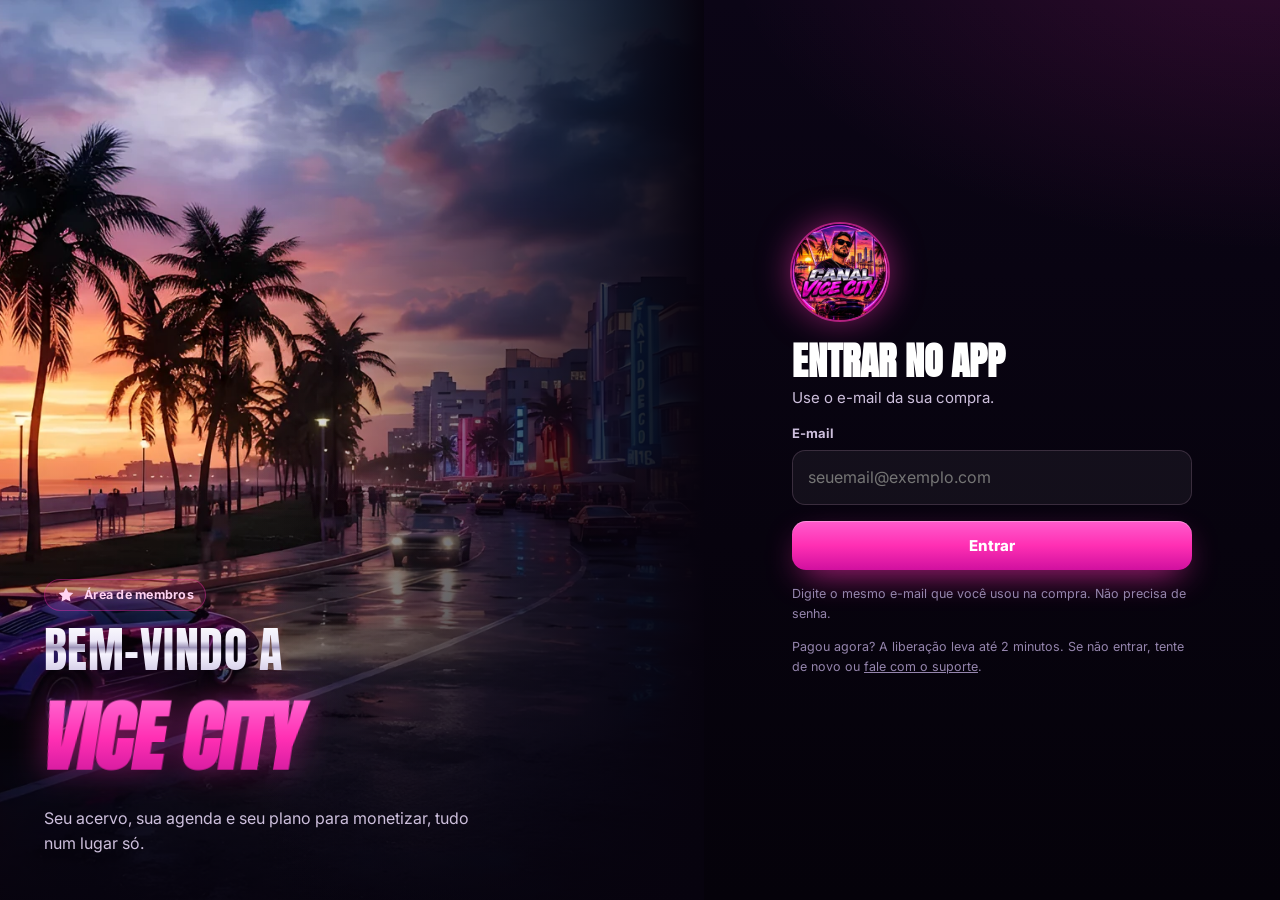
<file: app/index.html>
<!DOCTYPE html>
<html lang="pt-BR">
<head>
<meta charset="utf-8">
<meta name="viewport" content="width=device-width,initial-scale=1,maximum-scale=1,viewport-fit=cover">
<title>Canal Vice City · Área de membros</title>
<meta name="theme-color" content="#07030e">
<meta name="robots" content="noindex">
<link rel="icon" href="assets/logo-96.webp" type="image/webp">
<link rel="preconnect" href="https://fonts.googleapis.com">
<link rel="preconnect" href="https://fonts.gstatic.com" crossorigin>
<link rel="preconnect" href="https://drive.google.com">
<link href="https://fonts.googleapis.com/css2?family=Anton&family=Inter:wght@400;500;600;700;800&family=Yellowtail&display=swap" rel="stylesheet">
<link rel="stylesheet" href="css/app.css?v=24">
<link rel="stylesheet" href="css/v2.css?v=24">
<link rel="apple-touch-icon" href="assets/apple-touch-icon.png">
<link rel="manifest" href="manifest.webmanifest">
<meta name="apple-mobile-web-app-capable" content="yes">
<meta name="mobile-web-app-capable" content="yes">
<meta name="apple-mobile-web-app-status-bar-style" content="black-translucent">
<meta name="apple-mobile-web-app-title" content="Vice City">
<link rel="preload" as="image" href="assets/logo-96.webp">
</head>
<body>
<div class="boot"><svg viewBox="0 0 24 24" width="44" height="44"><path fill="#ff2d7a" d="M12 2.5l2.9 6 6.6.8-4.9 4.6 1.3 6.6L12 17.3l-5.9 3.2 1.3-6.6-4.9-4.6 6.6-.8z"/></svg></div>
<script src="js/config.js?v=24"></script>
<script>if (window.CVC && CVC.SUPABASE_URL) document.write('<script src="https://cdn.jsdelivr.net/npm/@supabase/supabase-js@2"><\/script>');</script>
<script src="js/content.js?v=24"></script>
<script src="js/app.js?v=24"></script>
<script src="js/bonus.js?v=24"></script>
<script src="js/estudio.js?v=24"></script>
</body>
</html>
</file>
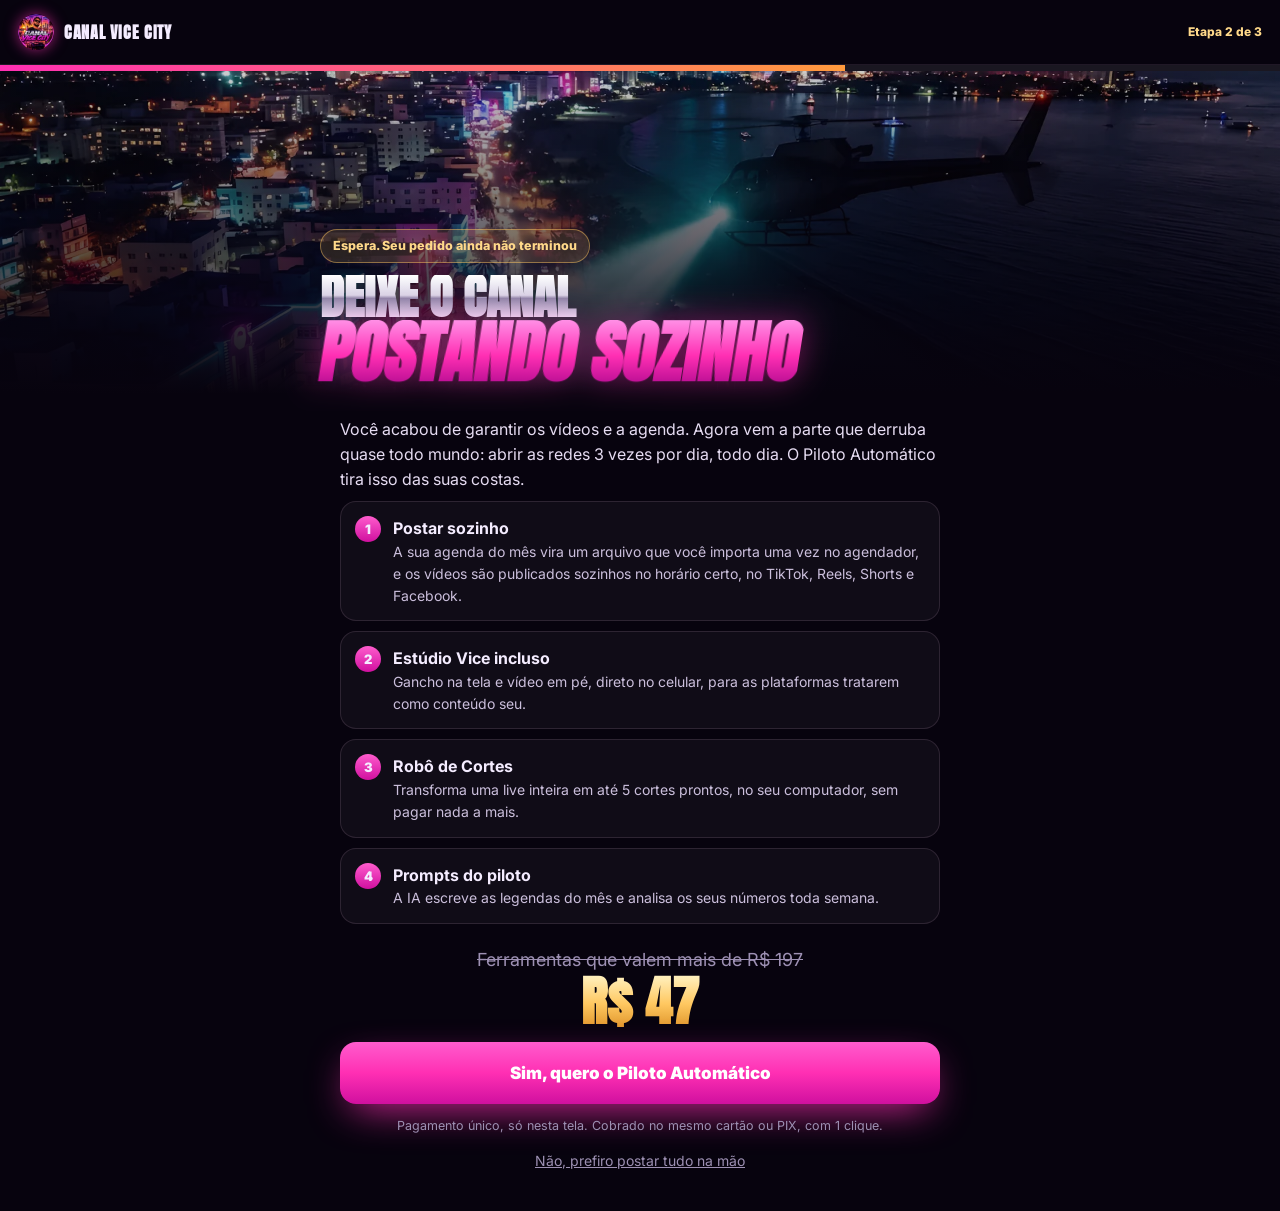
<file: oferta/index.html>
<!DOCTYPE html><html lang="pt-BR"><head><meta charset="utf-8"><meta name="viewport" content="width=device-width,initial-scale=1"><meta name="robots" content="noindex"><title>Canal Vice City · postando sozinho</title>
<link rel="preconnect" href="https://fonts.googleapis.com"><link href="https://fonts.googleapis.com/css2?family=Anton&family=Inter:wght@400;600;800;900&display=swap" rel="stylesheet"><style>*{box-sizing:border-box;margin:0;padding:0}body{font-family:Inter,system-ui,sans-serif;background:#07030e;color:#f4ecff;line-height:1.55}
.top{display:flex;align-items:center;gap:10px;padding:14px 18px;border-bottom:1px solid rgba(255,200,240,.1)}.top img{width:36px;height:36px;border-radius:50%;box-shadow:0 0 14px rgba(255,47,179,.6)}.top b{font-family:Anton,sans-serif;letter-spacing:.04em}
.bar{margin-left:auto;font-size:12px;font-weight:800;color:#ffd98a}
.prog{height:6px;background:rgba(255,255,255,.08)}.prog i{display:block;height:100%;background:linear-gradient(90deg,#ff2fb3,#ff9a3d)}
.hero{position:relative;min-height:340px;display:flex;align-items:flex-end;padding:26px 20px;overflow:hidden}.hero img{position:absolute;inset:0;width:100%;height:100%;object-fit:cover}.hero::after{content:"";position:absolute;inset:0;background:linear-gradient(0deg,#07030e 5%,rgba(7,3,14,.55) 60%,rgba(7,3,14,.2))}
.hero .in{position:relative;z-index:1;max-width:640px;margin:0 auto;width:100%}.k{display:inline-block;font-size:12.5px;font-weight:800;padding:6px 12px;border-radius:99px;background:rgba(255,200,97,.14);color:#ffd98a;border:1px solid rgba(255,200,97,.45)}
h1{margin-top:12px;font-family:Anton,sans-serif;text-transform:uppercase;line-height:.95}.t1{display:block;font-size:clamp(30px,8vw,48px);background:linear-gradient(180deg,#fff,#d9d4e6 45%,#8f86a8 52%,#f4f1ff);-webkit-background-clip:text;color:transparent}.t2{display:inline-block;font-size:clamp(40px,11vw,68px);transform:skewX(-9deg);background:linear-gradient(180deg,#ff8fe6,#ff2fb3 55%,#b80d93);-webkit-background-clip:text;color:transparent;filter:drop-shadow(0 0 16px rgba(255,47,179,.45))}
main{max-width:640px;margin:0 auto;padding:6px 20px 40px}.lead{font-size:16px;color:#e6dcf2}
.it{display:flex;gap:12px;padding:14px;border-radius:16px;background:rgba(255,255,255,.04);border:1px solid rgba(255,200,240,.12);margin-top:10px}.it span{flex:none;width:26px;height:26px;border-radius:50%;display:grid;place-items:center;background:linear-gradient(180deg,#ff5ccd,#d0109f);font-weight:900;font-size:13px}.it b{display:block}.it p{font-size:14px;color:#cbbfdc}
.price{margin:22px 0 14px;text-align:center}.price s{color:#9d90b3;font-size:18px}.price b{display:block;font-family:Anton,sans-serif;font-size:54px;line-height:1;background:linear-gradient(180deg,#fff3c4,#ffc861 55%,#e0962b);-webkit-background-clip:text;color:transparent}
.sim{display:block;text-align:center;padding:18px;border-radius:16px;background:linear-gradient(180deg,#ff5ccd,#ff2fb3 50%,#d0109f);color:#fff;font-weight:900;font-size:17px;text-decoration:none;box-shadow:0 14px 40px -12px rgba(255,47,179,.9)}
.nao{display:block;text-align:center;margin-top:14px;color:#9d90b3;font-size:14px;text-decoration:underline}.nota{text-align:center;font-size:12.5px;color:#9d90b3;margin-top:12px}</style></head><body>
<div class="top"><img src="logo-96.webp" alt=""><b>CANAL VICE CITY</b><span class="bar">Etapa 2 de 3</span></div><div class="prog"><i style="width:66%"></i></div>
<section class="hero"><img src="piloto.webp" alt=""><div class="in"><span class="k">Espera. Seu pedido ainda não terminou</span><h1><span class="t1">Deixe o canal</span><span class="t2">postando sozinho</span></h1></div></section>
<main><p class="lead">Você acabou de garantir os vídeos e a agenda. Agora vem a parte que derruba quase todo mundo: abrir as redes 3 vezes por dia, todo dia. O Piloto Automático tira isso das suas costas.</p><div class="it"><span>1</span><div><b>Postar sozinho</b><p>A sua agenda do mês vira um arquivo que você importa uma vez no agendador, e os vídeos são publicados sozinhos no horário certo, no TikTok, Reels, Shorts e Facebook.</p></div></div><div class="it"><span>2</span><div><b>Estúdio Vice incluso</b><p>Gancho na tela e vídeo em pé, direto no celular, para as plataformas tratarem como conteúdo seu.</p></div></div><div class="it"><span>3</span><div><b>Robô de Cortes</b><p>Transforma uma live inteira em até 5 cortes prontos, no seu computador, sem pagar nada a mais.</p></div></div><div class="it"><span>4</span><div><b>Prompts do piloto</b><p>A IA escreve as legendas do mês e analisa os seus números toda semana.</p></div></div>
<div class="price"><s>Ferramentas que valem mais de R$ 197</s><b>R$ 47</b></div>
<a class="sim" href="https://pay.hub.la/XwTtYzrW5B6iibaUoKPu">Sim, quero o Piloto Automático</a><p class="nota">Pagamento único, só nesta tela. Cobrado no mesmo cartão ou PIX, com 1 clique.</p><a class="nao" href="lite.html">Não, prefiro postar tudo na mão</a></main></body></html>
</file>
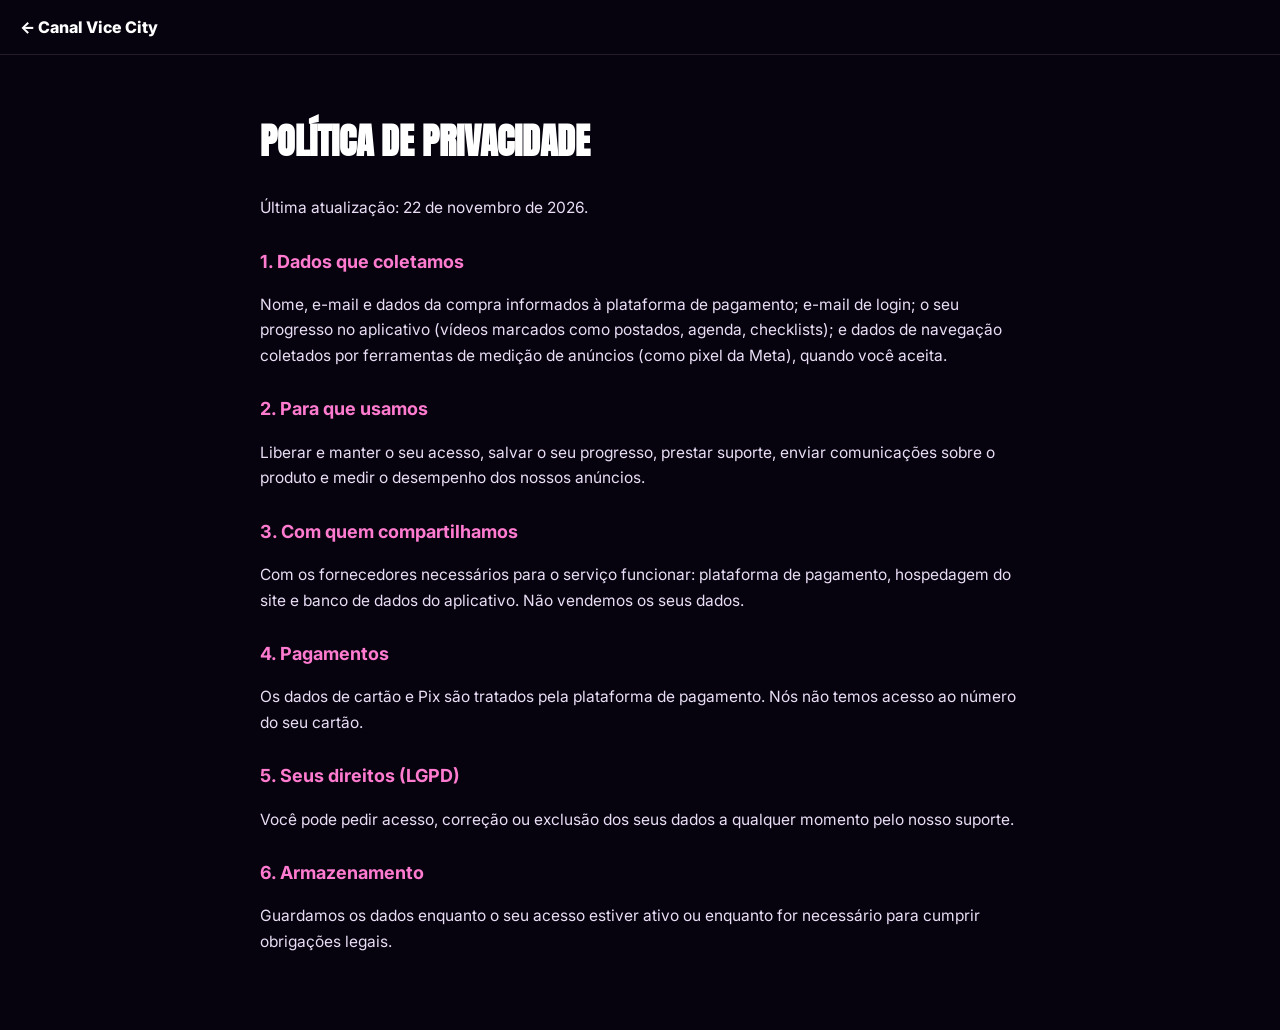
<file: privacidade.html>
<!DOCTYPE html><html lang="pt-BR"><head><meta charset="utf-8"><meta name="viewport" content="width=device-width,initial-scale=1"><title>Política de privacidade · Canal Vice City</title><link href="https://fonts.googleapis.com/css2?family=Anton&family=Inter:wght@400;700;800&display=swap" rel="stylesheet"><style>body{font-family:Inter,system-ui,sans-serif;background:#07030e;color:#e9def6;line-height:1.65;margin:0}main{max-width:760px;margin:0 auto;padding:32px 20px 60px}h1{font-family:Anton,sans-serif;font-size:36px;color:#fff;text-transform:uppercase}h2{font-size:18px;color:#ff7bd0;margin-top:26px}p,li{font-size:15.5px}a{color:#ff7bd0}.top{padding:14px 20px;border-bottom:1px solid rgba(255,200,240,.12)}.top a{color:#fff;text-decoration:none;font-weight:800}</style></head><body><div class="top"><a href="/">← Canal Vice City</a></div><main><h1>Política de privacidade</h1><p>Última atualização: 22 de novembro de 2026.</p>
<h2>1. Dados que coletamos</h2><p>Nome, e-mail e dados da compra informados à plataforma de pagamento; e-mail de login; o seu progresso no aplicativo (vídeos marcados como postados, agenda, checklists); e dados de navegação coletados por ferramentas de medição de anúncios (como pixel da Meta), quando você aceita.</p>
<h2>2. Para que usamos</h2><p>Liberar e manter o seu acesso, salvar o seu progresso, prestar suporte, enviar comunicações sobre o produto e medir o desempenho dos nossos anúncios.</p>
<h2>3. Com quem compartilhamos</h2><p>Com os fornecedores necessários para o serviço funcionar: plataforma de pagamento, hospedagem do site e banco de dados do aplicativo. Não vendemos os seus dados.</p>
<h2>4. Pagamentos</h2><p>Os dados de cartão e Pix são tratados pela plataforma de pagamento. Nós não temos acesso ao número do seu cartão.</p>
<h2>5. Seus direitos (LGPD)</h2><p>Você pode pedir acesso, correção ou exclusão dos seus dados a qualquer momento pelo nosso suporte.</p>
<h2>6. Armazenamento</h2><p>Guardamos os dados enquanto o seu acesso estiver ativo ou enquanto for necessário para cumprir obrigações legais.</p></main></body></html>
</file>
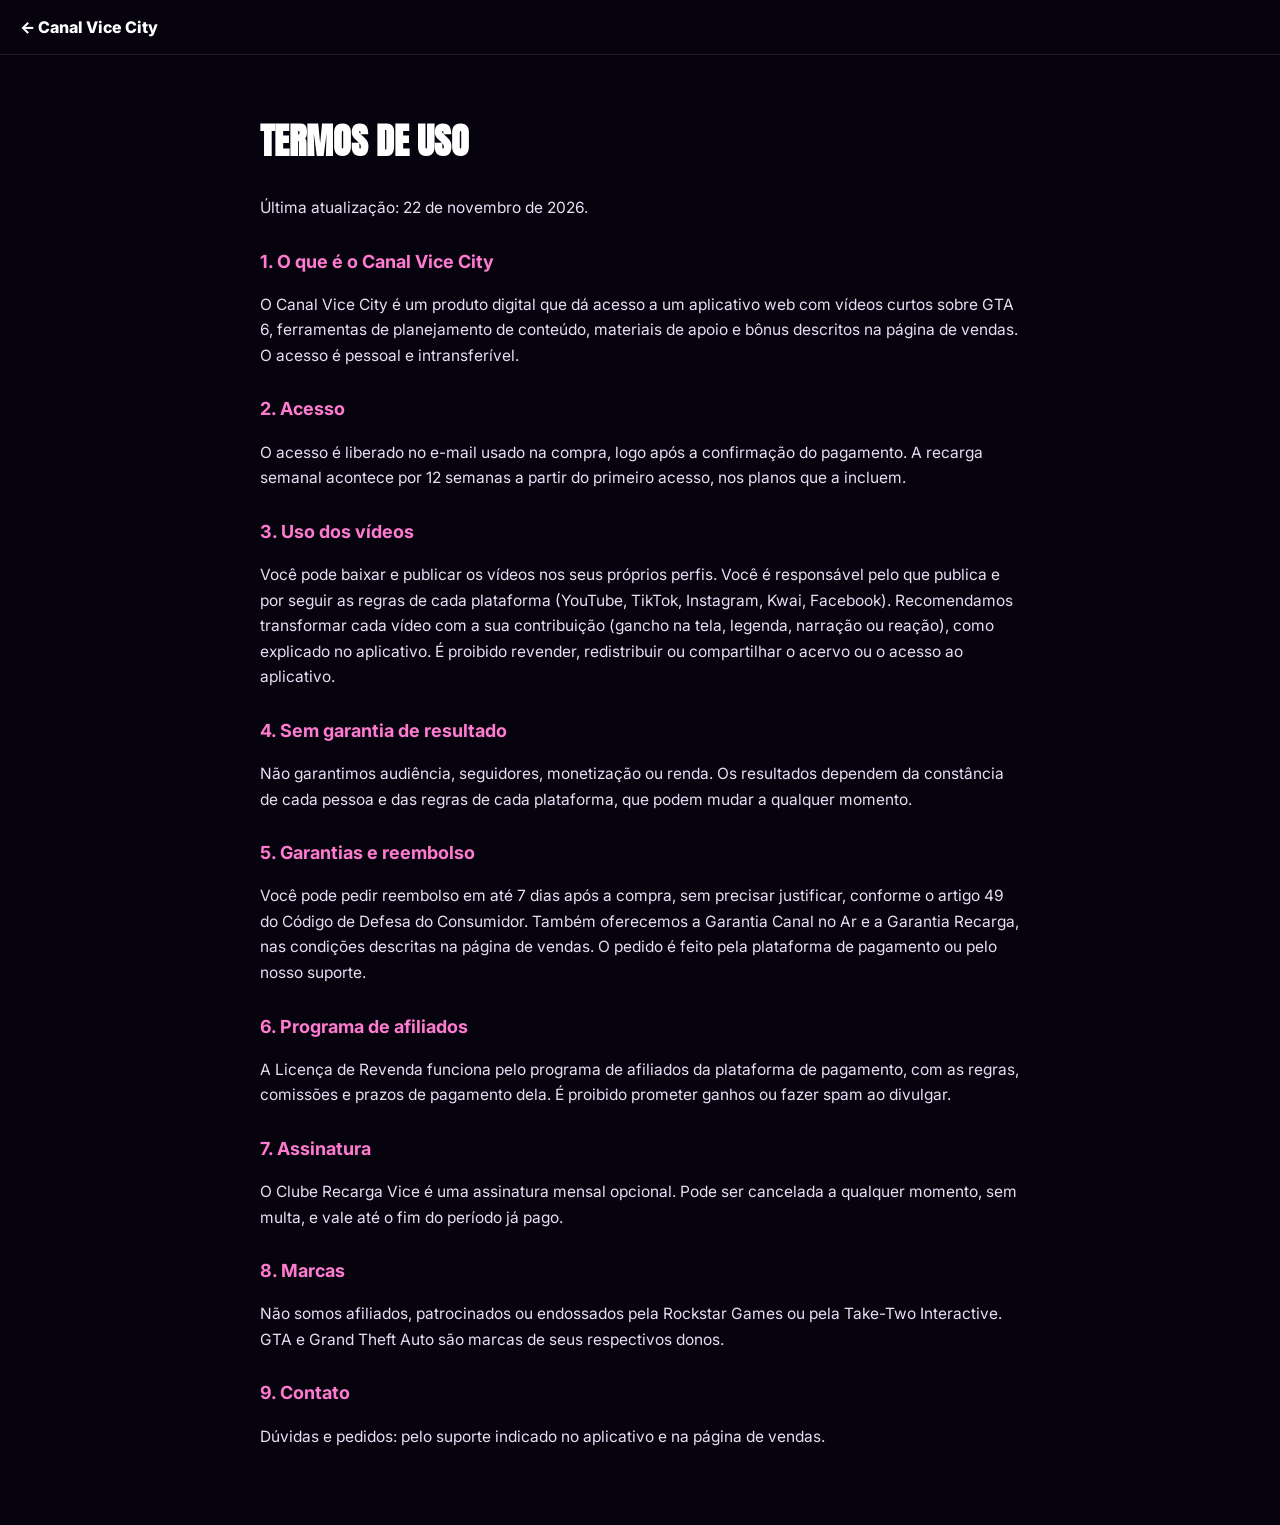
<file: termos.html>
<!DOCTYPE html><html lang="pt-BR"><head><meta charset="utf-8"><meta name="viewport" content="width=device-width,initial-scale=1"><title>Termos de uso · Canal Vice City</title><link href="https://fonts.googleapis.com/css2?family=Anton&family=Inter:wght@400;700;800&display=swap" rel="stylesheet"><style>body{font-family:Inter,system-ui,sans-serif;background:#07030e;color:#e9def6;line-height:1.65;margin:0}main{max-width:760px;margin:0 auto;padding:32px 20px 60px}h1{font-family:Anton,sans-serif;font-size:36px;color:#fff;text-transform:uppercase}h2{font-size:18px;color:#ff7bd0;margin-top:26px}p,li{font-size:15.5px}a{color:#ff7bd0}.top{padding:14px 20px;border-bottom:1px solid rgba(255,200,240,.12)}.top a{color:#fff;text-decoration:none;font-weight:800}</style></head><body><div class="top"><a href="/">← Canal Vice City</a></div><main><h1>Termos de uso</h1><p>Última atualização: 22 de novembro de 2026.</p>
<h2>1. O que é o Canal Vice City</h2><p>O Canal Vice City é um produto digital que dá acesso a um aplicativo web com vídeos curtos sobre GTA 6, ferramentas de planejamento de conteúdo, materiais de apoio e bônus descritos na página de vendas. O acesso é pessoal e intransferível.</p>
<h2>2. Acesso</h2><p>O acesso é liberado no e-mail usado na compra, logo após a confirmação do pagamento. A recarga semanal acontece por 12 semanas a partir do primeiro acesso, nos planos que a incluem.</p>
<h2>3. Uso dos vídeos</h2><p>Você pode baixar e publicar os vídeos nos seus próprios perfis. Você é responsável pelo que publica e por seguir as regras de cada plataforma (YouTube, TikTok, Instagram, Kwai, Facebook). Recomendamos transformar cada vídeo com a sua contribuição (gancho na tela, legenda, narração ou reação), como explicado no aplicativo. É proibido revender, redistribuir ou compartilhar o acervo ou o acesso ao aplicativo.</p>
<h2>4. Sem garantia de resultado</h2><p>Não garantimos audiência, seguidores, monetização ou renda. Os resultados dependem da constância de cada pessoa e das regras de cada plataforma, que podem mudar a qualquer momento.</p>
<h2>5. Garantias e reembolso</h2><p>Você pode pedir reembolso em até 7 dias após a compra, sem precisar justificar, conforme o artigo 49 do Código de Defesa do Consumidor. Também oferecemos a Garantia Canal no Ar e a Garantia Recarga, nas condições descritas na página de vendas. O pedido é feito pela plataforma de pagamento ou pelo nosso suporte.</p>
<h2>6. Programa de afiliados</h2><p>A Licença de Revenda funciona pelo programa de afiliados da plataforma de pagamento, com as regras, comissões e prazos de pagamento dela. É proibido prometer ganhos ou fazer spam ao divulgar.</p>
<h2>7. Assinatura</h2><p>O Clube Recarga Vice é uma assinatura mensal opcional. Pode ser cancelada a qualquer momento, sem multa, e vale até o fim do período já pago.</p>
<h2>8. Marcas</h2><p>Não somos afiliados, patrocinados ou endossados pela Rockstar Games ou pela Take-Two Interactive. GTA e Grand Theft Auto são marcas de seus respectivos donos.</p>
<h2>9. Contato</h2><p>Dúvidas e pedidos: pelo suporte indicado no aplicativo e na página de vendas.</p></main></body></html>
</file>
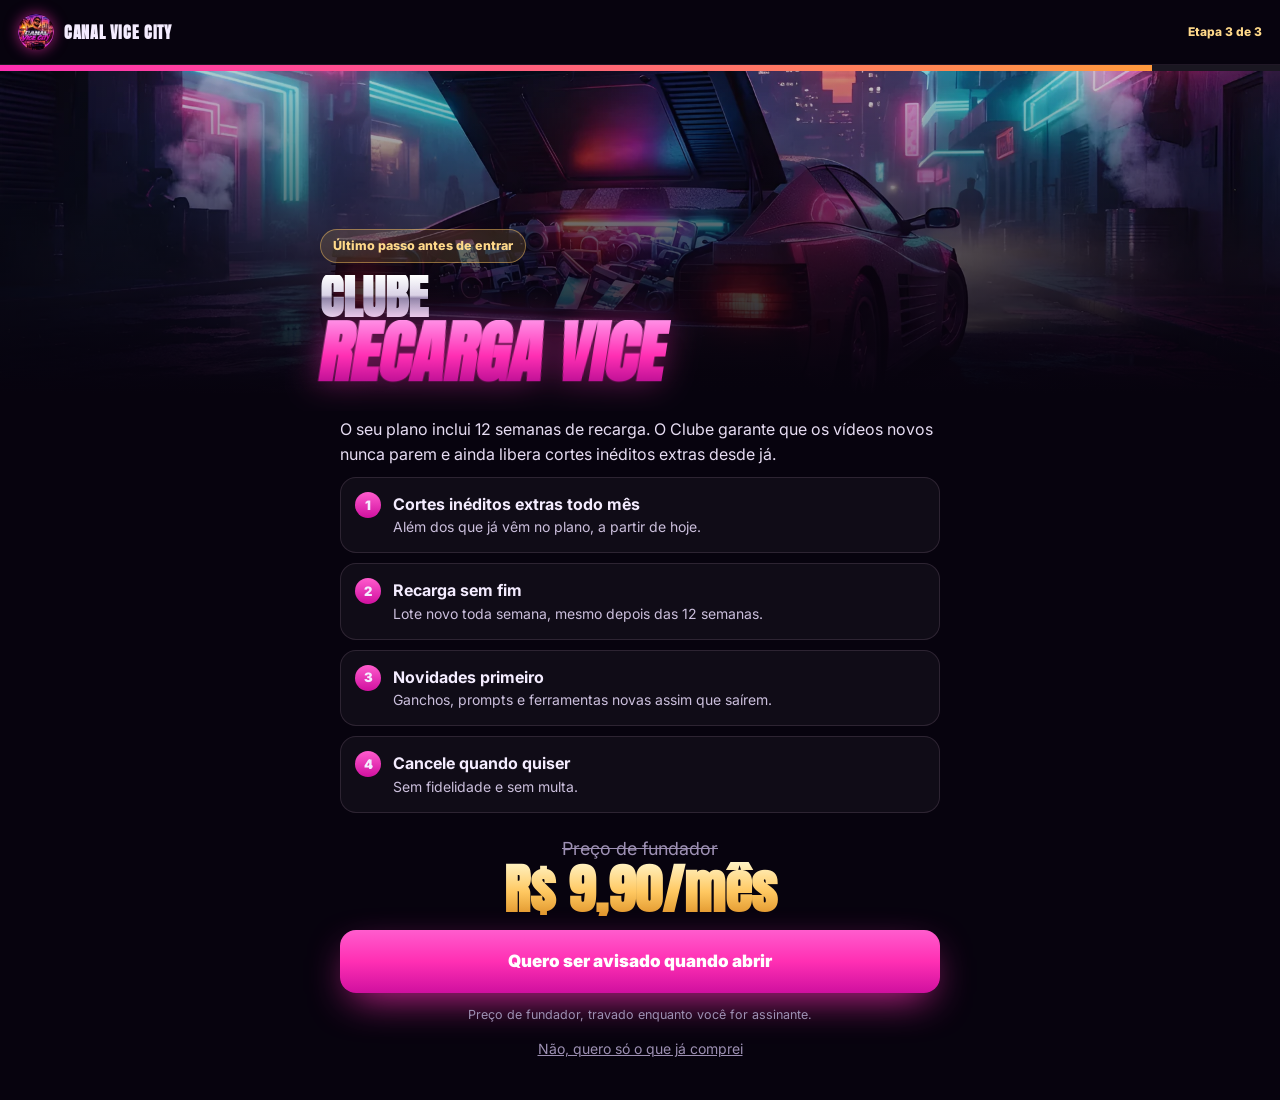
<file: oferta/clube.html>
<!DOCTYPE html><html lang="pt-BR"><head><meta charset="utf-8"><meta name="viewport" content="width=device-width,initial-scale=1"><meta name="robots" content="noindex"><title>Canal Vice City · Recarga Vice</title>
<link rel="preconnect" href="https://fonts.googleapis.com"><link href="https://fonts.googleapis.com/css2?family=Anton&family=Inter:wght@400;600;800;900&display=swap" rel="stylesheet"><style>*{box-sizing:border-box;margin:0;padding:0}body{font-family:Inter,system-ui,sans-serif;background:#07030e;color:#f4ecff;line-height:1.55}
.top{display:flex;align-items:center;gap:10px;padding:14px 18px;border-bottom:1px solid rgba(255,200,240,.1)}.top img{width:36px;height:36px;border-radius:50%;box-shadow:0 0 14px rgba(255,47,179,.6)}.top b{font-family:Anton,sans-serif;letter-spacing:.04em}
.bar{margin-left:auto;font-size:12px;font-weight:800;color:#ffd98a}
.prog{height:6px;background:rgba(255,255,255,.08)}.prog i{display:block;height:100%;background:linear-gradient(90deg,#ff2fb3,#ff9a3d)}
.hero{position:relative;min-height:340px;display:flex;align-items:flex-end;padding:26px 20px;overflow:hidden}.hero img{position:absolute;inset:0;width:100%;height:100%;object-fit:cover}.hero::after{content:"";position:absolute;inset:0;background:linear-gradient(0deg,#07030e 5%,rgba(7,3,14,.55) 60%,rgba(7,3,14,.2))}
.hero .in{position:relative;z-index:1;max-width:640px;margin:0 auto;width:100%}.k{display:inline-block;font-size:12.5px;font-weight:800;padding:6px 12px;border-radius:99px;background:rgba(255,200,97,.14);color:#ffd98a;border:1px solid rgba(255,200,97,.45)}
h1{margin-top:12px;font-family:Anton,sans-serif;text-transform:uppercase;line-height:.95}.t1{display:block;font-size:clamp(30px,8vw,48px);background:linear-gradient(180deg,#fff,#d9d4e6 45%,#8f86a8 52%,#f4f1ff);-webkit-background-clip:text;color:transparent}.t2{display:inline-block;font-size:clamp(40px,11vw,68px);transform:skewX(-9deg);background:linear-gradient(180deg,#ff8fe6,#ff2fb3 55%,#b80d93);-webkit-background-clip:text;color:transparent;filter:drop-shadow(0 0 16px rgba(255,47,179,.45))}
main{max-width:640px;margin:0 auto;padding:6px 20px 40px}.lead{font-size:16px;color:#e6dcf2}
.it{display:flex;gap:12px;padding:14px;border-radius:16px;background:rgba(255,255,255,.04);border:1px solid rgba(255,200,240,.12);margin-top:10px}.it span{flex:none;width:26px;height:26px;border-radius:50%;display:grid;place-items:center;background:linear-gradient(180deg,#ff5ccd,#d0109f);font-weight:900;font-size:13px}.it b{display:block}.it p{font-size:14px;color:#cbbfdc}
.price{margin:22px 0 14px;text-align:center}.price s{color:#9d90b3;font-size:18px}.price b{display:block;font-family:Anton,sans-serif;font-size:54px;line-height:1;background:linear-gradient(180deg,#fff3c4,#ffc861 55%,#e0962b);-webkit-background-clip:text;color:transparent}
.sim{display:block;text-align:center;padding:18px;border-radius:16px;background:linear-gradient(180deg,#ff5ccd,#ff2fb3 50%,#d0109f);color:#fff;font-weight:900;font-size:17px;text-decoration:none;box-shadow:0 14px 40px -12px rgba(255,47,179,.9)}
.nao{display:block;text-align:center;margin-top:14px;color:#9d90b3;font-size:14px;text-decoration:underline}.nota{text-align:center;font-size:12.5px;color:#9d90b3;margin-top:12px}</style></head><body>
<div class="top"><img src="logo-96.webp" alt=""><b>CANAL VICE CITY</b><span class="bar">Etapa 3 de 3</span></div><div class="prog"><i style="width:90%"></i></div>
<section class="hero"><img src="recarga.webp" alt=""><div class="in"><span class="k">Último passo antes de entrar</span><h1><span class="t1">Clube</span><span class="t2">Recarga Vice</span></h1></div></section>
<main><p class="lead">O seu plano inclui 12 semanas de recarga. O Clube garante que os vídeos novos nunca parem e ainda libera cortes inéditos extras desde já.</p><div class="it"><span>1</span><div><b>Cortes inéditos extras todo mês</b><p>Além dos que já vêm no plano, a partir de hoje.</p></div></div><div class="it"><span>2</span><div><b>Recarga sem fim</b><p>Lote novo toda semana, mesmo depois das 12 semanas.</p></div></div><div class="it"><span>3</span><div><b>Novidades primeiro</b><p>Ganchos, prompts e ferramentas novas assim que saírem.</p></div></div><div class="it"><span>4</span><div><b>Cancele quando quiser</b><p>Sem fidelidade e sem multa.</p></div></div>
<div class="price"><s>Preço de fundador</s><b>R$ 9,90/mês</b></div>
<a class="sim" href="https://wa.me/5522992112291?text=Quero%20entrar%20no%20Clube%20Recarga%20Vice">Quero ser avisado quando abrir</a><p class="nota">Preço de fundador, travado enquanto você for assinante.</p><a class="nao" href="/app/">Não, quero só o que já comprei</a></main></body></html>
</file>
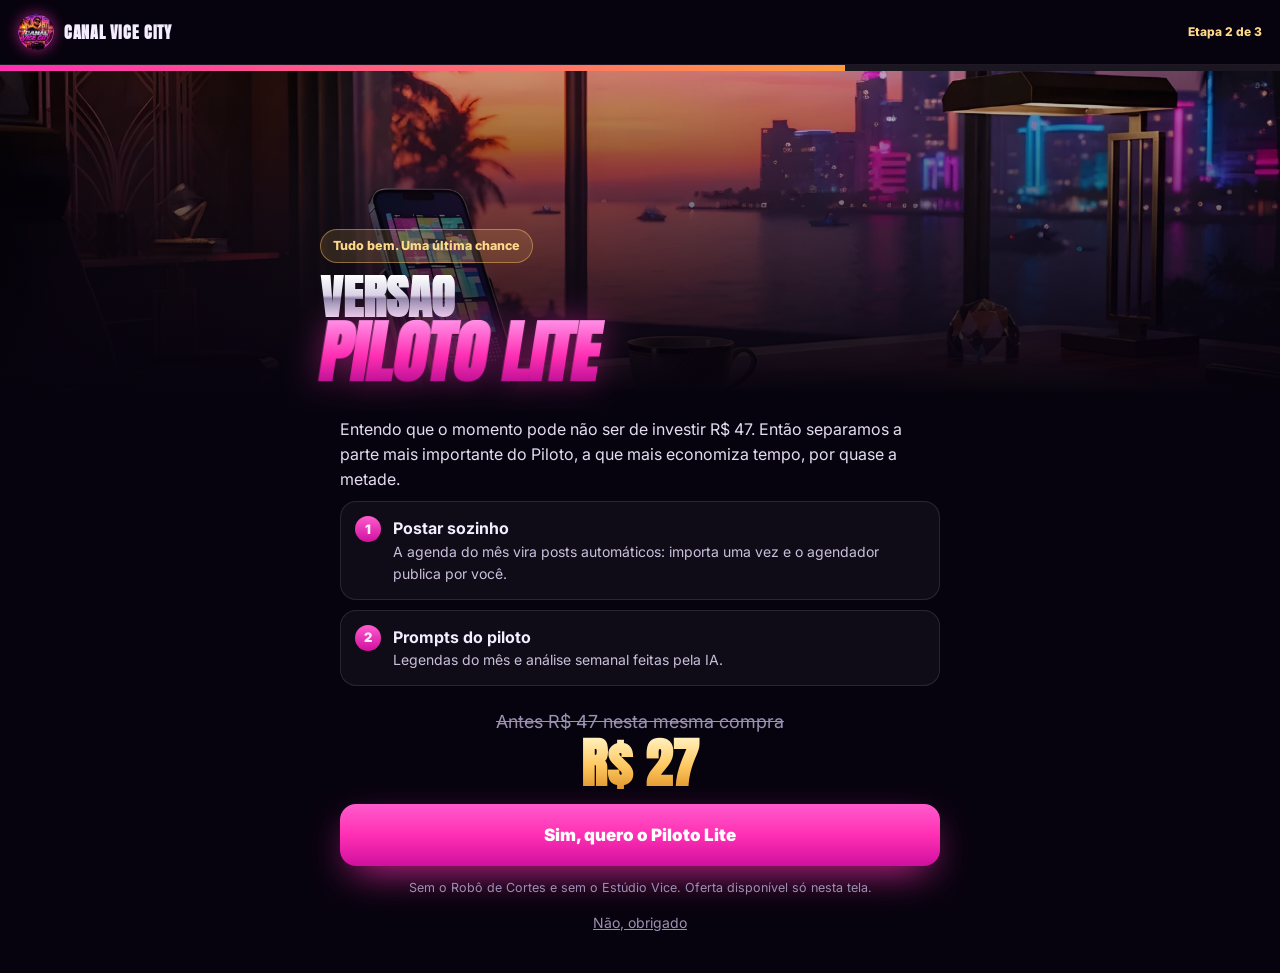
<file: oferta/lite.html>
<!DOCTYPE html><html lang="pt-BR"><head><meta charset="utf-8"><meta name="viewport" content="width=device-width,initial-scale=1"><meta name="robots" content="noindex"><title>Canal Vice City · Piloto Lite</title>
<link rel="preconnect" href="https://fonts.googleapis.com"><link href="https://fonts.googleapis.com/css2?family=Anton&family=Inter:wght@400;600;800;900&display=swap" rel="stylesheet"><style>*{box-sizing:border-box;margin:0;padding:0}body{font-family:Inter,system-ui,sans-serif;background:#07030e;color:#f4ecff;line-height:1.55}
.top{display:flex;align-items:center;gap:10px;padding:14px 18px;border-bottom:1px solid rgba(255,200,240,.1)}.top img{width:36px;height:36px;border-radius:50%;box-shadow:0 0 14px rgba(255,47,179,.6)}.top b{font-family:Anton,sans-serif;letter-spacing:.04em}
.bar{margin-left:auto;font-size:12px;font-weight:800;color:#ffd98a}
.prog{height:6px;background:rgba(255,255,255,.08)}.prog i{display:block;height:100%;background:linear-gradient(90deg,#ff2fb3,#ff9a3d)}
.hero{position:relative;min-height:340px;display:flex;align-items:flex-end;padding:26px 20px;overflow:hidden}.hero img{position:absolute;inset:0;width:100%;height:100%;object-fit:cover}.hero::after{content:"";position:absolute;inset:0;background:linear-gradient(0deg,#07030e 5%,rgba(7,3,14,.55) 60%,rgba(7,3,14,.2))}
.hero .in{position:relative;z-index:1;max-width:640px;margin:0 auto;width:100%}.k{display:inline-block;font-size:12.5px;font-weight:800;padding:6px 12px;border-radius:99px;background:rgba(255,200,97,.14);color:#ffd98a;border:1px solid rgba(255,200,97,.45)}
h1{margin-top:12px;font-family:Anton,sans-serif;text-transform:uppercase;line-height:.95}.t1{display:block;font-size:clamp(30px,8vw,48px);background:linear-gradient(180deg,#fff,#d9d4e6 45%,#8f86a8 52%,#f4f1ff);-webkit-background-clip:text;color:transparent}.t2{display:inline-block;font-size:clamp(40px,11vw,68px);transform:skewX(-9deg);background:linear-gradient(180deg,#ff8fe6,#ff2fb3 55%,#b80d93);-webkit-background-clip:text;color:transparent;filter:drop-shadow(0 0 16px rgba(255,47,179,.45))}
main{max-width:640px;margin:0 auto;padding:6px 20px 40px}.lead{font-size:16px;color:#e6dcf2}
.it{display:flex;gap:12px;padding:14px;border-radius:16px;background:rgba(255,255,255,.04);border:1px solid rgba(255,200,240,.12);margin-top:10px}.it span{flex:none;width:26px;height:26px;border-radius:50%;display:grid;place-items:center;background:linear-gradient(180deg,#ff5ccd,#d0109f);font-weight:900;font-size:13px}.it b{display:block}.it p{font-size:14px;color:#cbbfdc}
.price{margin:22px 0 14px;text-align:center}.price s{color:#9d90b3;font-size:18px}.price b{display:block;font-family:Anton,sans-serif;font-size:54px;line-height:1;background:linear-gradient(180deg,#fff3c4,#ffc861 55%,#e0962b);-webkit-background-clip:text;color:transparent}
.sim{display:block;text-align:center;padding:18px;border-radius:16px;background:linear-gradient(180deg,#ff5ccd,#ff2fb3 50%,#d0109f);color:#fff;font-weight:900;font-size:17px;text-decoration:none;box-shadow:0 14px 40px -12px rgba(255,47,179,.9)}
.nao{display:block;text-align:center;margin-top:14px;color:#9d90b3;font-size:14px;text-decoration:underline}.nota{text-align:center;font-size:12.5px;color:#9d90b3;margin-top:12px}</style></head><body>
<div class="top"><img src="logo-96.webp" alt=""><b>CANAL VICE CITY</b><span class="bar">Etapa 2 de 3</span></div><div class="prog"><i style="width:66%"></i></div>
<section class="hero"><img src="agenda.webp" alt=""><div class="in"><span class="k">Tudo bem. Uma última chance</span><h1><span class="t1">Versão</span><span class="t2">Piloto Lite</span></h1></div></section>
<main><p class="lead">Entendo que o momento pode não ser de investir R$ 47. Então separamos a parte mais importante do Piloto, a que mais economiza tempo, por quase a metade.</p><div class="it"><span>1</span><div><b>Postar sozinho</b><p>A agenda do mês vira posts automáticos: importa uma vez e o agendador publica por você.</p></div></div><div class="it"><span>2</span><div><b>Prompts do piloto</b><p>Legendas do mês e análise semanal feitas pela IA.</p></div></div>
<div class="price"><s>Antes R$ 47 nesta mesma compra</s><b>R$ 27</b></div>
<a class="sim" href="https://pay.hub.la/V0MWmYY6npUf59fk31uI">Sim, quero o Piloto Lite</a><p class="nota">Sem o Robô de Cortes e sem o Estúdio Vice. Oferta disponível só nesta tela.</p><a class="nao" href="clube.html">Não, obrigado</a></main></body></html>
</file>
<file: app/css/app.css>
:root{
  --night:#0f0820;--night2:#170c2c;--panel:#1d1036;--panel2:#25153f;--line:rgba(255,214,232,.10);--line2:rgba(255,214,232,.18);
  --txt:#fff;--mut:#cdbfdc;--dim:#9585ad;--pink:#ff2d7a;--orange:#ff8a3d;--aqua:#22d3c5;--gold:#ffc861;--pastel:#ffd6e8;--red:#ff4d4d;
  --sunset:linear-gradient(92deg,#ff2d7a 0%,#ff5a5f 45%,#ff8a3d 100%);
  --cta:linear-gradient(180deg,#ff5294 0%,#ff2d7a 52%,#e5135c 100%);
  --r:16px;--r2:22px;--side:252px;--top:64px;
  --sh:0 18px 50px -20px rgba(0,0,0,.7);
  --disp:Anton,Impact,'Arial Narrow',sans-serif;--body:Inter,system-ui,-apple-system,Segoe UI,Roboto,sans-serif;--script:Yellowtail,cursive;
}
*{box-sizing:border-box;margin:0;padding:0}
html{-webkit-text-size-adjust:100%;scroll-behavior:smooth}
body{font-family:var(--body);background:var(--night);color:var(--txt);line-height:1.55;font-size:15px;min-height:100vh;overflow-x:hidden;-webkit-font-smoothing:antialiased}
body::before{content:"";position:fixed;inset:0;z-index:-2;background:
  radial-gradient(1100px 600px at 85% -10%,rgba(255,45,122,.20),transparent 60%),
  radial-gradient(900px 600px at -10% 110%,rgba(34,211,197,.10),transparent 60%),
  linear-gradient(180deg,#140a28 0%,#0f0820 55%,#0c0619 100%)}
a{color:inherit;text-decoration:none}
button,input,select,textarea{font:inherit;color:inherit}
button{cursor:pointer;border:0;background:none}
img{display:block;max-width:100%}
.ic{width:20px;height:20px;fill:none;stroke:currentColor;stroke-width:1.9;stroke-linecap:round;stroke-linejoin:round;flex:none}
.ic.f{fill:currentColor;stroke:none}
:focus-visible{outline:2px solid var(--aqua);outline-offset:2px;border-radius:8px}
.sr{position:absolute;width:1px;height:1px;overflow:hidden;clip:rect(0 0 0 0)}
.hide{display:none!important}

/* ---------- Tipografia ---------- */
.disp{font-family:var(--disp);font-weight:400;letter-spacing:.01em;line-height:.98;text-transform:uppercase}
.h1{font-family:var(--disp);font-size:clamp(34px,5.4vw,58px);line-height:.95;text-transform:uppercase;letter-spacing:.005em}
.h2{font-family:var(--disp);font-size:clamp(26px,3.4vw,38px);line-height:1;text-transform:uppercase}
.h3{font-family:var(--disp);font-size:22px;line-height:1.05;text-transform:uppercase;letter-spacing:.01em}
.script{font-family:var(--script);font-weight:400;text-transform:none;color:var(--pastel)}
.grad{background:var(--sunset);-webkit-background-clip:text;background-clip:text;color:transparent}
.mut{color:var(--mut)}.dim{color:var(--dim)}
.lead{color:var(--mut);font-size:16px;max-width:62ch}
.kick{display:inline-flex;align-items:center;gap:8px;font-size:12.5px;font-weight:700;color:var(--pastel);background:rgba(255,45,122,.12);border:1px solid rgba(255,45,122,.3);padding:5px 11px;border-radius:99px}

/* ---------- Botões ---------- */
.btn{display:inline-flex;align-items:center;justify-content:center;gap:9px;padding:13px 20px;border-radius:14px;font-weight:800;font-size:15px;transition:transform .15s,filter .15s,background .15s;white-space:nowrap}
.btn:active{transform:scale(.98)}
.btn-p{background:var(--cta);color:#fff;box-shadow:0 10px 30px -10px rgba(255,45,122,.8),inset 0 1px 0 rgba(255,255,255,.25)}
.btn-p:hover{filter:brightness(1.08)}
.btn-g{background:rgba(255,255,255,.06);border:1px solid var(--line2);color:#fff}
.btn-g:hover{background:rgba(255,255,255,.1)}
.btn-a{background:rgba(34,211,197,.12);border:1px solid rgba(34,211,197,.4);color:#7ff3e9}
.btn-s{padding:9px 13px;border-radius:11px;font-size:13.5px}
.btn-xs{padding:6px 10px;border-radius:9px;font-size:12.5px;font-weight:700}
.btn[disabled]{opacity:.45;pointer-events:none}
.chip{display:inline-flex;align-items:center;gap:7px;padding:8px 13px;border-radius:99px;border:1px solid var(--line2);background:rgba(255,255,255,.04);font-weight:700;font-size:13.5px;color:var(--mut);transition:.15s;white-space:nowrap}
.chip:hover{color:#fff;border-color:rgba(255,255,255,.3)}
.chip.on{background:#fff;color:#1a0b2e;border-color:#fff}
.chip .dot{width:8px;height:8px;border-radius:50%}

/* ---------- Login ---------- */
.login{min-height:100vh;display:grid;grid-template-columns:1.1fr .9fr}
.login-art{position:relative;overflow:hidden;background:#1a0b2e}
.login-art img{position:absolute;inset:0;width:100%;height:100%;object-fit:cover;object-position:center 30%}
.login-art::after{content:"";position:absolute;inset:0;background:linear-gradient(90deg,rgba(15,8,32,0) 40%,rgba(15,8,32,1) 100%),linear-gradient(0deg,rgba(15,8,32,.9),transparent 45%)}
.login-art .cap{position:absolute;left:44px;bottom:44px;z-index:2;max-width:440px}
.login-box{display:flex;align-items:center;justify-content:center;padding:40px 28px}
.login-in{width:100%;max-width:400px}
.brand{display:flex;align-items:center;gap:10px}
.brand-mark{width:40px;height:40px;border-radius:12px;background:var(--sunset);display:grid;place-items:center;box-shadow:0 8px 24px -8px rgba(255,45,122,.8)}
.brand-mark svg{width:22px;height:22px;fill:#fff}
.brand b{font-family:var(--disp);font-size:20px;letter-spacing:.02em;text-transform:uppercase;line-height:1}
.brand small{display:block;font-family:var(--script);font-size:17px;color:var(--pastel);line-height:1;margin-top:2px}
.field{display:block;margin-top:14px}
.field span{display:block;font-size:13px;font-weight:700;color:var(--mut);margin-bottom:7px}
.input{width:100%;background:rgba(255,255,255,.05);border:1px solid var(--line2);border-radius:13px;padding:14px 15px;font-size:15.5px;outline:0;transition:border .15s,background .15s}
.input:focus{border-color:rgba(255,45,122,.7);background:rgba(255,255,255,.07)}
textarea.input{resize:vertical;min-height:110px;line-height:1.5}
select.input{appearance:none;background-image:linear-gradient(45deg,transparent 50%,#cdbfdc 50%),linear-gradient(135deg,#cdbfdc 50%,transparent 50%);background-position:calc(100% - 20px) 50%,calc(100% - 15px) 50%;background-size:5px 5px;background-repeat:no-repeat;padding-right:38px}
select.input option{background:#1d1036}
.or{display:flex;align-items:center;gap:12px;color:var(--dim);font-size:12.5px;margin:18px 0}
.or::before,.or::after{content:"";flex:1;height:1px;background:var(--line2)}
.gbtn{width:100%;background:#fff;color:#1f1f1f;font-weight:700}
.note{font-size:12.5px;color:var(--dim);margin-top:14px}
.preview-flag{display:inline-flex;gap:6px;align-items:center;font-size:12px;font-weight:700;color:#1a0b2e;background:var(--gold);padding:4px 10px;border-radius:99px}

/* ---------- Shell ---------- */
.shell{display:grid;grid-template-columns:var(--side) 1fr;min-height:100vh}
.side{position:sticky;top:0;height:100vh;display:flex;flex-direction:column;gap:6px;padding:20px 14px;border-right:1px solid var(--line);background:linear-gradient(180deg,rgba(29,16,54,.85),rgba(15,8,32,.9));backdrop-filter:blur(10px);overflow-y:auto}
.side .brand{padding:4px 8px 16px}
.nav-g{font-size:11px;font-weight:800;letter-spacing:.08em;color:var(--dim);text-transform:uppercase;padding:14px 12px 6px}
.nav a{display:flex;align-items:center;gap:12px;padding:10px 12px;border-radius:12px;color:var(--mut);font-weight:650;font-size:14.5px;transition:.15s;position:relative}
.nav a:hover{background:rgba(255,255,255,.05);color:#fff}
.nav a.on{background:linear-gradient(90deg,rgba(255,45,122,.22),rgba(255,138,61,.08));color:#fff}
.nav a.on::before{content:"";position:absolute;left:-14px;top:9px;bottom:9px;width:3px;border-radius:3px;background:var(--sunset)}
.nav a .lk{margin-left:auto;width:16px;height:16px;color:var(--dim)}
.nav a .bdg{margin-left:auto;font-size:10.5px;font-weight:800;background:var(--pink);color:#fff;padding:2px 7px;border-radius:99px}
.side-foot{margin-top:auto;padding-top:14px;border-top:1px solid var(--line)}
.me{display:flex;align-items:center;gap:10px;padding:8px}
.av{width:34px;height:34px;border-radius:50%;background:var(--sunset);display:grid;place-items:center;font-weight:900;font-size:14px;flex:none}
.me .em{font-size:12.5px;color:var(--mut);overflow:hidden;text-overflow:ellipsis;white-space:nowrap}
.main{min-width:0;display:flex;flex-direction:column}
.top{position:sticky;top:0;z-index:30;height:var(--top);display:flex;align-items:center;gap:14px;padding:0 28px;background:rgba(15,8,32,.72);backdrop-filter:blur(14px);border-bottom:1px solid var(--line)}
.top .brand{display:none}
.search{flex:1;max-width:460px;position:relative}
.search .ic{position:absolute;left:13px;top:50%;transform:translateY(-50%);color:var(--dim);width:18px;height:18px}
.search input{width:100%;background:rgba(255,255,255,.06);border:1px solid var(--line);border-radius:12px;padding:10px 12px 10px 40px;font-size:14px;outline:0}
.search input:focus{border-color:rgba(255,45,122,.6)}
.wanted{margin-left:auto;display:flex;align-items:center;gap:10px;padding:6px 12px;border-radius:12px;background:rgba(0,0,0,.25);border:1px solid var(--line)}
.wanted .lbl{font-size:11px;font-weight:800;color:var(--dim);letter-spacing:.06em;text-transform:uppercase;line-height:1.1}
.stars{display:flex;gap:3px}
.stars svg{width:17px;height:17px;fill:rgba(255,255,255,.14);transition:fill .4s,transform .4s}
.stars svg.on{fill:var(--gold);filter:drop-shadow(0 0 6px rgba(255,200,97,.7))}
.view{padding:28px 28px 120px;max-width:1320px;width:100%;margin:0 auto}
.preview-bar{background:linear-gradient(90deg,rgba(255,200,97,.16),rgba(255,138,61,.1));border-bottom:1px solid rgba(255,200,97,.3);color:#ffe3a8;font-size:13px;padding:8px 28px;display:flex;gap:10px;align-items:center;flex-wrap:wrap}
.preview-bar select{background:rgba(0,0,0,.3);border:1px solid rgba(255,200,97,.4);border-radius:8px;padding:3px 8px;font-size:12.5px}

/* tabbar mobile */
.tabbar{display:none}

/* ---------- Componentes ---------- */
.card{background:linear-gradient(180deg,rgba(37,21,63,.85),rgba(29,16,54,.85));border:1px solid var(--line);border-radius:var(--r2);padding:22px}
.card.glow{position:relative;overflow:hidden}
.card.glow::before{content:"";position:absolute;inset:-1px;border-radius:inherit;padding:1px;background:linear-gradient(135deg,rgba(255,45,122,.6),rgba(255,138,61,.2),rgba(34,211,197,.3));-webkit-mask:linear-gradient(#000 0 0) content-box,linear-gradient(#000 0 0);-webkit-mask-composite:xor;mask-composite:exclude;pointer-events:none}
.grid2{display:grid;grid-template-columns:repeat(2,minmax(0,1fr));gap:16px}
.grid3{display:grid;grid-template-columns:repeat(3,minmax(0,1fr));gap:16px}
.grid4{display:grid;grid-template-columns:repeat(4,minmax(0,1fr));gap:14px}
.sec{margin-top:40px}
.sec-h{display:flex;align-items:flex-end;justify-content:space-between;gap:16px;margin-bottom:16px;flex-wrap:wrap}
.sec-h p{color:var(--mut);font-size:14px;margin-top:4px}
.row{display:flex;gap:10px;align-items:center;flex-wrap:wrap}
.sp{flex:1}
.pill{display:inline-flex;align-items:center;gap:6px;font-size:11.5px;font-weight:800;padding:4px 9px;border-radius:99px;background:rgba(255,255,255,.08);color:var(--mut);text-transform:uppercase;letter-spacing:.04em}
.toast{position:fixed;left:50%;bottom:28px;transform:translate(-50%,20px);opacity:0;z-index:100;background:#fff;color:#1a0b2e;font-weight:800;font-size:14px;padding:12px 18px;border-radius:14px;box-shadow:var(--sh);transition:.25s;pointer-events:none;display:flex;gap:8px;align-items:center}
.toast.on{opacity:1;transform:translate(-50%,0)}
.empty{text-align:center;padding:50px 20px;color:var(--mut)}
.prog{height:8px;border-radius:99px;background:rgba(255,255,255,.08);overflow:hidden}
.prog i{display:block;height:100%;background:var(--sunset);border-radius:inherit;transition:width .6s}

/* Hero (banner de módulo) */
.hero{position:relative;border-radius:26px;overflow:hidden;min-height:260px;display:flex;align-items:flex-end;padding:30px;border:1px solid var(--line);background:#1a0b2e}
.hero .bg{position:absolute;inset:0;width:100%;height:100%;object-fit:cover}
.hero::after{content:"";position:absolute;inset:0;background:linear-gradient(90deg,rgba(15,8,32,.95) 0%,rgba(15,8,32,.6) 50%,rgba(15,8,32,.1) 100%),linear-gradient(0deg,rgba(15,8,32,.8),transparent 60%)}
.hero>.in{position:relative;z-index:2;max-width:620px}
.hero .h1{margin:12px 0 10px}
.hero.art-sunset{background:radial-gradient(120% 140% at 85% 0%,#ff8a3d 0%,#ff2d7a 28%,#5b1a7a 55%,#1a0b2e 80%)}
.hero.art-sunset .sun{position:absolute;right:8%;top:16%;width:220px;height:220px;border-radius:50%;background:linear-gradient(180deg,#ffd36e,#ff6a3d 60%,#ff2d7a);box-shadow:0 0 120px rgba(255,138,61,.6);-webkit-mask:repeating-linear-gradient(180deg,#000 0 14px,transparent 14px 20px)}

/* ---------- Rails (esteiras) ---------- */
.rail{margin-top:34px}
.rail-h{display:flex;align-items:center;gap:12px;margin-bottom:12px}
.rail-h .h3{font-size:21px}
.rail-h .ct{font-size:12.5px;font-weight:700;color:var(--dim)}
.rail-h .more{margin-left:auto;font-size:13px;font-weight:800;color:var(--pastel);display:flex;align-items:center;gap:4px}
.rail-track{display:grid;grid-auto-flow:column;grid-auto-columns:minmax(220px,1fr);gap:14px;overflow-x:auto;scroll-snap-type:x mandatory;padding-bottom:10px;scrollbar-width:thin;scrollbar-color:rgba(255,255,255,.15) transparent}
@media (min-width:1200px){.rail-track{grid-auto-columns:calc((100% - 56px)/5)}}
.rail-track>*{scroll-snap-align:start}
.rail-wrap{position:relative}
.rail-btn{position:absolute;top:34%;width:40px;height:40px;border-radius:50%;background:rgba(15,8,32,.85);border:1px solid var(--line2);display:grid;place-items:center;z-index:3;opacity:0;transition:.2s}
.rail-wrap:hover .rail-btn{opacity:1}
.rail-btn.l{left:-14px}.rail-btn.r{right:-14px}

/* Card de vídeo */
.vc{position:relative;border-radius:16px;overflow:hidden;background:var(--panel);border:1px solid var(--line);transition:transform .2s,border-color .2s,box-shadow .2s;display:flex;flex-direction:column;min-width:0}
.vc:hover{transform:translateY(-3px);border-color:rgba(255,45,122,.45);box-shadow:0 18px 40px -18px rgba(255,45,122,.5)}
.vc .th{position:relative;aspect-ratio:16/10;background:linear-gradient(110deg,#22123c 8%,#2d1a4d 18%,#22123c 33%);background-size:200% 100%;animation:shim 1.4s linear infinite;cursor:pointer;overflow:hidden}
.vc .th img{position:absolute;inset:0;width:100%;height:100%;object-fit:cover;transition:transform .35s}
.vc:hover .th img{transform:scale(1.05)}
.vc .th::after{content:"";position:absolute;inset:0;background:linear-gradient(0deg,rgba(15,8,32,.85),transparent 55%)}
.vc .play{position:absolute;left:50%;top:50%;transform:translate(-50%,-50%) scale(.9);width:48px;height:48px;border-radius:50%;background:rgba(255,45,122,.92);display:grid;place-items:center;z-index:2;opacity:0;transition:.2s;box-shadow:0 0 0 6px rgba(255,45,122,.25)}
.vc .play svg{width:20px;height:20px;fill:#fff;margin-left:3px}
.vc:hover .play{opacity:1;transform:translate(-50%,-50%) scale(1)}
.vc .tag{position:absolute;left:10px;top:10px;z-index:2;font-size:10.5px;font-weight:900;letter-spacing:.05em;text-transform:uppercase;padding:4px 8px;border-radius:7px;background:rgba(15,8,32,.75);backdrop-filter:blur(6px);border:1px solid rgba(255,255,255,.12)}
.vc .fav{position:absolute;right:8px;top:8px;z-index:3;width:32px;height:32px;border-radius:50%;background:rgba(15,8,32,.7);display:grid;place-items:center;border:1px solid rgba(255,255,255,.12)}
.vc .fav svg{width:16px;height:16px;fill:none;stroke:#fff;stroke-width:2}
.vc .fav.on svg{fill:var(--gold);stroke:var(--gold)}
.vc .done-b{position:absolute;right:8px;bottom:8px;z-index:3;font-size:10.5px;font-weight:900;background:var(--aqua);color:#062a27;padding:3px 8px;border-radius:7px;text-transform:uppercase}
.vc .bd{padding:11px 12px 12px;display:flex;flex-direction:column;gap:9px;flex:1}
.vc .tt{font-weight:750;font-size:13.5px;line-height:1.3;display:-webkit-box;-webkit-line-clamp:2;-webkit-box-orient:vertical;overflow:hidden;min-height:2.6em}
.vc .meta{font-size:11.5px;color:var(--dim);display:flex;gap:8px}
.vc .acts{display:grid;grid-template-columns:1fr auto auto;gap:6px;margin-top:auto}
.vc .acts .btn{padding:8px 10px;font-size:12.5px;border-radius:10px}
.vc .acts .ib{width:36px;padding:8px 0}
@keyframes shim{to{background-position:-200% 0}}

/* Grade de vídeos */
.vgrid{display:grid;grid-template-columns:repeat(auto-fill,minmax(210px,1fr));gap:14px}
.filters{position:sticky;top:var(--top);z-index:20;background:rgba(15,8,32,.88);backdrop-filter:blur(12px);margin:0 -28px;padding:14px 28px;border-bottom:1px solid var(--line)}
.filters .chips{display:flex;gap:8px;overflow-x:auto;padding-bottom:4px;scrollbar-width:none}
.filters .chips::-webkit-scrollbar{display:none}
.pager{display:flex;align-items:center;justify-content:center;gap:12px;margin-top:26px}

/* Cards de categoria */
.catc{position:relative;border-radius:18px;overflow:hidden;min-height:132px;padding:16px;display:flex;flex-direction:column;justify-content:flex-end;border:1px solid var(--line);background:#1d1036;transition:transform .2s}
.catc:hover{transform:translateY(-3px)}
.catc .bgi{position:absolute;inset:0;width:100%;height:100%;object-fit:cover;opacity:.55;transition:opacity .2s}
.catc:hover .bgi{opacity:.75}
.catc::after{content:"";position:absolute;inset:0;background:linear-gradient(0deg,rgba(15,8,32,.95),rgba(15,8,32,.2))}
.catc>*{position:relative;z-index:2}
.catc .n{font-family:var(--disp);font-size:22px;text-transform:uppercase;line-height:1}
.catc .c{font-size:12.5px;color:var(--mut);margin-top:4px}
.catc .bar{position:absolute;left:0;top:0;bottom:0;width:4px;z-index:2}

/* Modal */
.modal{position:fixed;inset:0;z-index:80;background:rgba(5,2,12,.78);backdrop-filter:blur(8px);display:flex;align-items:center;justify-content:center;padding:20px;opacity:0;pointer-events:none;transition:opacity .2s}
.modal.on{opacity:1;pointer-events:auto}
.mbox{width:100%;max-width:980px;max-height:92vh;overflow:auto;background:linear-gradient(180deg,#22123c,#170c2c);border:1px solid var(--line2);border-radius:24px;box-shadow:var(--sh);transform:translateY(16px) scale(.98);transition:transform .25s}
.modal.on .mbox{transform:none}
.mhead{display:flex;align-items:center;gap:12px;padding:16px 18px;border-bottom:1px solid var(--line)}
.mhead .x{margin-left:auto;width:38px;height:38px;border-radius:50%;background:rgba(255,255,255,.08);display:grid;place-items:center}
.mbody{padding:18px}
.player-wrap{display:grid;grid-template-columns:minmax(0,1.25fr) minmax(0,1fr);gap:18px}
.player{position:relative;aspect-ratio:9/12;max-height:72vh;border-radius:16px;overflow:hidden;background:#000}
.player iframe{position:absolute;inset:0;width:100%;height:100%;border:0}
.copybox{background:rgba(0,0,0,.25);border:1px solid var(--line);border-radius:14px;padding:13px;font-size:13.5px;white-space:pre-wrap;line-height:1.5}
.ptabs{display:flex;gap:6px;flex-wrap:wrap}

/* QG */
.qg-hero{display:grid;grid-template-columns:minmax(0,1.3fr) minmax(0,1fr);gap:18px}
.next{display:flex;gap:14px;align-items:flex-start;padding:16px;border-radius:16px;background:rgba(255,255,255,.04);border:1px solid var(--line)}
.next .num{width:38px;height:38px;border-radius:12px;display:grid;place-items:center;font-family:var(--disp);font-size:20px;flex:none;background:rgba(255,255,255,.07)}
.next.done .num{background:var(--aqua);color:#062a27}
.next.cur{border-color:rgba(255,45,122,.5);background:rgba(255,45,122,.08)}
.statc{padding:16px;border-radius:16px;background:rgba(255,255,255,.04);border:1px solid var(--line)}
.statc b{display:block;font-family:var(--disp);font-size:30px;line-height:1}
.statc span{font-size:12.5px;color:var(--mut)}
.modc{position:relative;border-radius:20px;overflow:hidden;padding:18px;min-height:150px;display:flex;flex-direction:column;justify-content:flex-end;border:1px solid var(--line);background:linear-gradient(160deg,#2a1748,#170c2c);transition:transform .2s,border-color .2s}
.modc:hover{transform:translateY(-3px);border-color:rgba(255,45,122,.4)}
.modc .ico{position:absolute;right:16px;top:16px;width:46px;height:46px;border-radius:14px;display:grid;place-items:center;background:rgba(255,255,255,.07)}
.modc .ico .ic{width:24px;height:24px}
.modc .n{font-family:var(--disp);font-size:21px;text-transform:uppercase;line-height:1.02}
.modc .d{font-size:13px;color:var(--mut);margin-top:6px}
.modc.lock{opacity:.8}
.modc .lockb{position:absolute;left:16px;top:16px;display:flex;gap:6px;align-items:center;font-size:11px;font-weight:800;padding:4px 9px;border-radius:99px;background:rgba(0,0,0,.4);color:var(--gold);text-transform:uppercase}

/* Quiz */
.quiz{max-width:760px;margin:0 auto}
.qop{display:flex;align-items:center;gap:14px;width:100%;text-align:left;padding:16px 18px;border-radius:16px;border:1px solid var(--line2);background:rgba(255,255,255,.04);transition:.15s;margin-top:10px}
.qop:hover{border-color:rgba(255,255,255,.35);background:rgba(255,255,255,.07)}
.qop.on{border-color:var(--pink);background:rgba(255,45,122,.12)}
.qop .ck{width:24px;height:24px;border-radius:8px;border:2px solid var(--line2);display:grid;place-items:center;flex:none}
.qop.on .ck{background:var(--pink);border-color:var(--pink)}
.qop .ck svg{width:14px;height:14px;stroke:#fff;stroke-width:3;opacity:0}
.qop.on .ck svg{opacity:1}
.qop b{display:block;font-size:15.5px}
.qop small{color:var(--dim);font-size:13px}
.qsteps{display:flex;gap:6px;margin:18px 0 26px}
.qsteps i{flex:1;height:5px;border-radius:9px;background:rgba(255,255,255,.1)}
.qsteps i.on{background:var(--sunset)}

/* Plano */
.plan-step{display:grid;grid-template-columns:56px 1fr;gap:14px;padding:16px 0;border-top:1px solid var(--line)}
.plan-step:first-child{border-top:0}
.plan-step .d{font-family:var(--disp);font-size:15px;line-height:1.05;text-transform:uppercase;color:var(--pastel)}
.ul{list-style:none;display:grid;gap:9px}
.ul li{display:flex;gap:10px;align-items:flex-start;font-size:14.5px;color:var(--mut)}
.ul li .ic{color:var(--aqua);width:18px;height:18px;margin-top:2px}

/* Agenda */
.ag-form{display:grid;grid-template-columns:minmax(0,1fr) minmax(0,1fr);gap:16px}
.plat-sel{display:grid;grid-template-columns:repeat(auto-fill,minmax(150px,1fr));gap:10px}
.plat-b{position:relative;padding:14px;border-radius:16px;border:1px solid var(--line2);background:rgba(255,255,255,.04);text-align:left;transition:.15s}
.plat-b.on{border-color:var(--pc);background:color-mix(in srgb,var(--pc) 14%,transparent)}
.plat-b b{display:block;font-size:14.5px}
.plat-b .dt{width:10px;height:10px;border-radius:50%;background:var(--pc);display:inline-block;margin-right:7px}
.stepper{display:flex;align-items:center;gap:8px;margin-top:10px}
.stepper button{width:30px;height:30px;border-radius:9px;background:rgba(255,255,255,.08);font-weight:900}
.stepper span{min-width:58px;text-align:center;font-weight:800;font-size:13.5px}
.cal{display:grid;grid-template-columns:repeat(7,minmax(0,1fr));gap:8px}
.cal .wd{font-size:11.5px;font-weight:800;color:var(--dim);text-transform:uppercase;text-align:center;padding-bottom:4px}
.day{min-height:118px;border-radius:14px;border:1px solid var(--line);background:rgba(255,255,255,.03);padding:8px;display:flex;flex-direction:column;gap:5px;cursor:pointer;transition:.15s;text-align:left}
.day:hover{border-color:rgba(255,45,122,.45);background:rgba(255,45,122,.05)}
.day.off{opacity:.35;cursor:default}
.day.today{border-color:var(--gold)}
.day .dn{font-family:var(--disp);font-size:18px;line-height:1;display:flex;justify-content:space-between}
.day .dn small{font-family:var(--body);font-size:10.5px;font-weight:800;color:var(--aqua)}
.slot{display:flex;align-items:center;gap:6px;font-size:11px;font-weight:700;color:var(--mut);background:rgba(0,0,0,.25);border-radius:8px;padding:4px 6px;overflow:hidden;white-space:nowrap}
.slot i{width:7px;height:7px;border-radius:50%;flex:none}
.slot.ok{text-decoration:line-through;opacity:.55}
.daylist{display:grid;gap:12px}
.dpost{display:grid;grid-template-columns:120px minmax(0,1fr);gap:14px;padding:12px;border-radius:16px;background:rgba(255,255,255,.04);border:1px solid var(--line)}
.dpost .th{position:relative;border-radius:12px;overflow:hidden;aspect-ratio:16/11;background:#22123c;cursor:pointer}
.dpost .th img{position:absolute;inset:0;width:100%;height:100%;object-fit:cover}
.dpost.ok{opacity:.6}
.legend{display:flex;gap:14px;flex-wrap:wrap;font-size:12.5px;color:var(--mut)}
.legend span{display:inline-flex;align-items:center;gap:6px}
.legend i{width:9px;height:9px;border-radius:50%}

/* Guia / módulos de conteúdo */
.toc{position:sticky;top:calc(var(--top) + 16px);display:grid;gap:4px}
.toc a{padding:9px 12px;border-radius:10px;color:var(--mut);font-weight:650;font-size:14px}
.toc a:hover,.toc a.on{background:rgba(255,255,255,.06);color:#fff}
.doc{display:grid;grid-template-columns:220px minmax(0,1fr);gap:28px;margin-top:28px}
.chapter{scroll-margin-top:calc(var(--top) + 20px);margin-bottom:34px}
.chapter .h2{margin-bottom:12px}
.chk{display:flex;gap:12px;align-items:flex-start;padding:13px 14px;border-radius:14px;background:rgba(255,255,255,.035);border:1px solid var(--line);cursor:pointer;margin-top:8px;transition:.15s}
.chk:hover{border-color:var(--line2)}
.chk input{appearance:none;width:22px;height:22px;border-radius:7px;border:2px solid var(--line2);flex:none;display:grid;place-items:center;margin-top:1px;transition:.15s}
.chk input:checked{background:var(--aqua);border-color:var(--aqua)}
.chk input:checked::after{content:"";width:6px;height:11px;border:solid #062a27;border-width:0 3px 3px 0;transform:rotate(45deg) translate(-1px,-1px)}
.chk b{display:block;font-size:14.5px}
.chk span{font-size:13.5px;color:var(--mut)}
.chk.done b{text-decoration:line-through;opacity:.7}
.prompt{position:relative;padding:16px;border-radius:16px;background:rgba(0,0,0,.25);border:1px solid var(--line)}
.prompt p{font-size:13.5px;color:var(--mut);line-height:1.6;margin-top:8px}
.route{border-radius:20px;padding:20px;border:1px solid var(--line);background:linear-gradient(160deg,rgba(255,255,255,.05),rgba(255,255,255,.02));position:relative;overflow:hidden}
.route::before{content:"";position:absolute;left:0;top:0;right:0;height:3px;background:var(--rc)}
.route .req{display:flex;gap:8px;flex-wrap:wrap;margin:10px 0}
.alert{display:flex;gap:10px;font-size:13px;color:#ffe3a8;background:rgba(255,200,97,.08);border:1px solid rgba(255,200,97,.25);border-radius:12px;padding:10px 12px;margin-top:12px}
.lockscreen{text-align:center;max-width:560px;margin:40px auto;padding:40px 26px}
.lockscreen .big{width:80px;height:80px;border-radius:24px;margin:0 auto 18px;display:grid;place-items:center;background:rgba(255,200,97,.12);color:var(--gold)}
.lockscreen .big .ic{width:38px;height:38px}
.countdown{display:flex;justify-content:center;gap:10px;margin:20px 0}
.countdown div{min-width:74px;padding:12px;border-radius:14px;background:rgba(255,255,255,.05);border:1px solid var(--line)}
.countdown b{display:block;font-family:var(--disp);font-size:32px;line-height:1}
.countdown span{font-size:11.5px;color:var(--dim);text-transform:uppercase;font-weight:800}

/* reveal */
.rv{opacity:0;transform:translateY(14px);transition:opacity .5s ease,transform .5s ease}
.rv.in{opacity:1;transform:none}
@media (prefers-reduced-motion:reduce){.rv{opacity:1;transform:none;transition:none}.vc .th{animation:none}}

/* ---------- Responsivo ---------- */
@media (max-width:1100px){.grid4{grid-template-columns:repeat(2,minmax(0,1fr))}.qg-hero{grid-template-columns:1fr}}
@media (max-width:980px){
  .shell{grid-template-columns:1fr}
  .side{display:none}
  .top{padding:0 16px}
  .top .brand{display:flex}
  .top .brand small{display:none}
  .top .brand b{font-size:17px}
  .search{display:none}
  .view{padding:18px 16px 110px}
  .filters{margin:0 -16px;padding:12px 16px}
  .preview-bar{padding:8px 16px}
  .tabbar{display:grid;grid-template-columns:repeat(5,1fr);position:fixed;left:0;right:0;bottom:0;z-index:40;background:rgba(18,9,36,.94);backdrop-filter:blur(16px);border-top:1px solid var(--line2);padding:6px 4px calc(6px + env(safe-area-inset-bottom))}
  .tabbar a{display:flex;flex-direction:column;align-items:center;gap:3px;font-size:10.5px;font-weight:750;color:var(--dim);padding:6px 2px;border-radius:12px}
  .tabbar a .ic{width:22px;height:22px}
  .tabbar a.on{color:#fff}
  .tabbar a.on .ic{color:var(--pink)}
  .grid3{grid-template-columns:1fr}
  .grid2{grid-template-columns:1fr}
  .doc{grid-template-columns:1fr}
  .toc{position:static;display:flex;overflow-x:auto;gap:6px;scrollbar-width:none}
  .toc a{white-space:nowrap;border:1px solid var(--line)}
  .ag-form{grid-template-columns:1fr}
  .player-wrap{grid-template-columns:1fr}
  .player{aspect-ratio:9/14;max-height:60vh;width:100%;max-width:min(100%,calc(60vh*9/14));margin:0 auto}
  .login{grid-template-columns:1fr}
  .login-art{height:300px}
  .login-art::after{background:linear-gradient(0deg,rgba(15,8,32,1) 0%,rgba(15,8,32,.2) 60%)}
  .login-art .cap{left:22px;bottom:22px;right:22px}
  .login-box{padding:8px 22px 40px}
  .wanted .lbl{display:none}
  .hero{min-height:220px;padding:22px}
  .rail-track{grid-auto-columns:72%}
  .rail-btn{display:none}
}
@media (max-width:560px){
  body{font-size:14.5px}
  .grid4{grid-template-columns:repeat(2,minmax(0,1fr));gap:10px}
  .vgrid{grid-template-columns:repeat(2,minmax(0,1fr));gap:10px}
  .vc .bd{padding:9px}
  .vc .tt{font-size:12.5px}
  .vc .acts{grid-template-columns:1fr auto}
  .vc .acts .ib.cp{display:none}
  .card{padding:16px;border-radius:18px}
  .cal{display:none}
  .dpost{grid-template-columns:96px minmax(0,1fr);gap:10px;padding:10px}
  .dpost>div>.row:last-child{display:grid;grid-template-columns:1fr 1fr;gap:6px}
  .dpost>div>.row:last-child .btn{justify-content:center;width:100%}
  .countdown div{min-width:62px}
  .mbody{padding:14px}
  .modal{padding:0;align-items:flex-end}
  .mbox{border-radius:22px 22px 0 0;max-height:94vh}
}
</file>
<file: app/css/v2.css>
/* ============ Canal Vice City · v2 (premium) ============ */
:root{
  --night:#07030e;--night2:#0d0618;--panel:#140a24;--panel2:#1b0f30;
  --line:rgba(255,200,240,.09);--line2:rgba(255,200,240,.16);
  --pink:#ff2fb3;--magenta:#e01cc8;--orange:#ff8a3d;--aqua:#2ee6d6;--gold:#ffd166;--pastel:#ffd3f1;
  --sunset:linear-gradient(95deg,#ff2fb3 0%,#ff4f7b 48%,#ff9a3d 100%);
  --cta:linear-gradient(180deg,#ff5ccd 0%,#ff2fb3 50%,#d0109f 100%);
  --chrome:linear-gradient(180deg,#ffffff 0%,#ece8f7 38%,#9d93b8 50%,#f7f4ff 62%,#cfc8e4 100%);
  --neon:0 0 0 1px rgba(255,47,179,.42),0 0 24px -4px rgba(255,47,179,.55);
}
body{background:var(--night)}
body::before{background:
  radial-gradient(900px 520px at 100% -8%,rgba(255,47,179,.16),transparent 62%),
  radial-gradient(800px 520px at -10% 108%,rgba(46,230,214,.08),transparent 60%),
  linear-gradient(180deg,#0b0516 0%,#07030e 60%,#05020a 100%)}
.chrome{background:var(--chrome);-webkit-background-clip:text;background-clip:text;color:transparent}
.brush{display:inline-block;font-family:var(--disp);text-transform:uppercase;transform:skewX(-9deg);background:linear-gradient(180deg,#ff8fe6 0%,#ff2fb3 55%,#b80d93 100%);-webkit-background-clip:text;background-clip:text;color:transparent;filter:drop-shadow(0 0 16px rgba(255,47,179,.45));padding-right:.08em}
.grad{background:linear-gradient(180deg,#ff8fe6,#ff2fb3 60%,#d0109f);-webkit-background-clip:text;background-clip:text;color:transparent}
.kick{background:rgba(255,47,179,.1);border-color:rgba(255,47,179,.35);color:var(--pastel);letter-spacing:.02em}
.card{background:linear-gradient(180deg,rgba(27,15,48,.78),rgba(18,9,34,.78));border-color:var(--line);backdrop-filter:blur(8px)}
.card.glow::before{background:linear-gradient(135deg,rgba(255,47,179,.7),rgba(46,230,214,.25) 60%,rgba(255,154,61,.4))}
.btn-p{box-shadow:0 12px 34px -12px rgba(255,47,179,.9),inset 0 1px 0 rgba(255,255,255,.3)}
.chip.on{background:linear-gradient(180deg,#fff,#efe8ff);color:#16081f}

/* ---------- Marca ---------- */
.brand-logo{width:44px;height:44px;border-radius:50%;box-shadow:0 0 0 2px rgba(255,47,179,.55),0 0 22px rgba(255,47,179,.5);flex:none}
.brand b{font-size:19px}
.brand .bt{line-height:1}
.brand .bt .chrome{font-family:var(--disp);font-size:17px;letter-spacing:.04em;display:block}
.brand .bt .brush{font-size:21px;margin-top:1px}

/* ---------- Shell / menu ---------- */
.side{background:linear-gradient(180deg,rgba(13,6,24,.96),rgba(7,3,14,.98));border-right:1px solid var(--line)}
.nav-g{color:#8a7aa6;letter-spacing:.12em}
.nav a{font-size:14px}
.nav a .ic{color:#a898c4}
.nav a.on{background:linear-gradient(90deg,rgba(255,47,179,.2),rgba(255,47,179,.02));color:#fff}
.nav a.on .ic{color:var(--pink)}
.nav a.on::before{background:var(--pink);box-shadow:0 0 12px var(--pink)}
.nav .navstep{margin-left:auto;font-size:10px;font-weight:900;color:#140a24;background:var(--gold);border-radius:99px;padding:2px 7px}
.top{background:rgba(7,3,14,.72);border-bottom:1px solid var(--line)}
.hamb{display:none;width:42px;height:42px;border-radius:12px;border:1px solid var(--line2);background:rgba(255,255,255,.04);place-items:center}
.scrim{position:fixed;inset:0;z-index:58;background:rgba(3,1,8,.62);backdrop-filter:blur(3px);opacity:0;pointer-events:none;transition:opacity .25s}
.scrim.on{opacity:1;pointer-events:auto}
.side .xclose{display:none}

/* HUD de procurado (6 estrelas) */
.hud{margin-left:auto;display:flex;align-items:center;gap:10px;padding:7px 12px;border-radius:14px;background:rgba(0,0,0,.35);border:1px solid var(--line)}
.hud .lv{font-family:var(--disp);font-size:13px;letter-spacing:.08em;color:#d8cde9;line-height:1;text-align:right}
.hud .lv b{display:block;font-size:10px;color:#8a7aa6;letter-spacing:.14em;font-family:var(--body);font-weight:800}
.stars{gap:2px}
.stars svg{width:18px;height:18px;fill:rgba(255,255,255,.08);stroke:rgba(255,255,255,.35);stroke-width:1.2}
.stars svg.on{fill:#fff;stroke:#fff;filter:drop-shadow(0 0 5px rgba(255,255,255,.85)) drop-shadow(0 0 10px rgba(255,47,179,.8))}
.stars svg.on:last-child{animation:blink 1.4s steps(2) infinite}
@keyframes blink{50%{opacity:.35}}
.stars.big svg{width:30px;height:30px}

/* ---------- Hero com imagem ---------- */
.hx{position:relative;border-radius:28px;overflow:hidden;min-height:360px;display:flex;align-items:flex-end;padding:34px;background:#12081f;box-shadow:inset 0 0 0 1px rgba(255,47,179,.28),0 40px 90px -50px rgba(255,47,179,.65)}
.hx>img.bg{position:absolute;inset:0;width:100%;height:100%;object-fit:cover;transform:scale(1.02)}
.hx::after{content:"";position:absolute;inset:0;background:linear-gradient(90deg,rgba(7,3,14,.94) 0%,rgba(7,3,14,.62) 42%,rgba(7,3,14,.05) 80%),linear-gradient(0deg,rgba(7,3,14,.9) 0%,transparent 52%)}
.hx>.in{position:relative;z-index:2;max-width:640px}
.hx .t1{display:block;font-family:var(--disp);font-size:clamp(30px,4.6vw,54px);line-height:.95;text-transform:uppercase}
.hx .t2{font-size:clamp(40px,6.4vw,78px);line-height:.92;margin-top:2px}
.hx .lead{margin-top:14px;color:#e6dcf2}
.hx .acts{display:flex;flex-wrap:wrap;gap:10px;margin-top:20px}
.hx.sm{min-height:250px}
.hx .logo-big{position:absolute;right:30px;top:30px;z-index:2;width:118px;height:118px;border-radius:50%;box-shadow:0 0 0 2px rgba(255,47,179,.6),0 0 40px rgba(255,47,179,.55)}

/* ---------- Passos (sequência real) ---------- */
.steps3{display:grid;grid-template-columns:repeat(3,minmax(0,1fr));gap:12px}
.steps3>div{display:flex;gap:12px;align-items:flex-start;padding:16px;border-radius:18px;background:rgba(255,255,255,.035);border:1px solid var(--line)}
.steps3 .n{width:36px;height:36px;border-radius:50%;flex:none;display:grid;place-items:center;font-family:var(--disp);font-size:18px;background:var(--cta);box-shadow:0 0 18px rgba(255,47,179,.5)}
.steps3 b{display:block;font-size:14.5px}
.steps3 span{font-size:13px;color:var(--mut)}

/* ---------- Tiles com imagem ---------- */
.tiles{display:grid;grid-template-columns:repeat(auto-fill,minmax(240px,1fr));gap:14px}
.tile{position:relative;display:flex;flex-direction:column;justify-content:flex-end;aspect-ratio:16/11;border-radius:22px;overflow:hidden;padding:18px;background:#12081f;isolation:isolate;box-shadow:inset 0 0 0 1px var(--line);transition:transform .25s,box-shadow .25s}
.tile>img{position:absolute;inset:0;width:100%;height:100%;object-fit:cover;z-index:-2;transition:transform .5s}
.tile::after{content:"";position:absolute;inset:0;z-index:-1;background:linear-gradient(0deg,rgba(7,3,14,.95) 0%,rgba(7,3,14,.45) 48%,rgba(7,3,14,.05) 100%)}
.tile:hover{transform:translateY(-4px);box-shadow:inset 0 0 0 1px rgba(255,47,179,.5),0 24px 50px -24px rgba(255,47,179,.6)}
.tile:hover>img{transform:scale(1.06)}
.tile .tg{position:absolute;left:14px;top:14px;font-size:11px;font-weight:800;letter-spacing:.04em;padding:5px 10px;border-radius:99px;background:rgba(7,3,14,.6);border:1px solid var(--line2);backdrop-filter:blur(6px);display:flex;gap:6px;align-items:center}
.tile .tg .ic{width:14px;height:14px}
.tile .n{font-family:var(--disp);font-size:24px;line-height:1;text-transform:uppercase}
.tile .d{font-size:13px;color:#d9cfe8;margin-top:6px;line-height:1.35}
.tile.lock>img{filter:grayscale(.85) brightness(.55)}
.tile.lock .tg{color:var(--gold);border-color:rgba(255,209,102,.4)}
.tile.wide{aspect-ratio:auto;min-height:200px}
.tiles.big .tile{aspect-ratio:4/3}

/* ---------- Missão em destaque + trilha ---------- */
.spot{display:grid;grid-template-columns:minmax(0,1.05fr) minmax(0,1fr);border-radius:26px;overflow:hidden;background:linear-gradient(180deg,rgba(27,15,48,.85),rgba(14,7,26,.9));box-shadow:inset 0 0 0 1px rgba(255,47,179,.3)}
.spot .im{position:relative;min-height:280px}
.spot .im img{position:absolute;inset:0;width:100%;height:100%;object-fit:cover}
.spot .im::after{content:"";position:absolute;inset:0;background:linear-gradient(90deg,transparent 55%,rgba(14,7,26,.95))}
.spot .im .mstar{position:absolute;left:18px;top:18px;z-index:2}
.spot .ct{padding:26px 28px;display:flex;flex-direction:column;gap:12px}
.spot ol{display:grid;gap:8px;counter-reset:s;margin-top:4px}
.spot ol li{list-style:none;counter-increment:s;display:flex;gap:10px;font-size:14px;color:#e2d8ef}
.spot ol li::before{content:counter(s);flex:none;width:22px;height:22px;border-radius:50%;display:grid;place-items:center;font-size:11.5px;font-weight:900;background:rgba(255,47,179,.18);color:var(--pastel)}
.mstar{display:inline-flex;align-items:center;gap:8px;font-family:var(--disp);font-size:14px;letter-spacing:.08em;padding:7px 12px;border-radius:99px;background:rgba(7,3,14,.7);border:1px solid rgba(255,255,255,.2);backdrop-filter:blur(6px)}
.mstar svg{width:16px;height:16px;fill:#fff;filter:drop-shadow(0 0 6px var(--pink))}
.track{display:grid;grid-template-columns:repeat(6,minmax(0,1fr));gap:10px;position:relative}
.tstep{position:relative;display:flex;flex-direction:column;align-items:center;text-align:center;gap:8px;padding:16px 8px;border-radius:18px;background:rgba(255,255,255,.03);border:1px solid var(--line);transition:.2s}
.tstep:hover{border-color:rgba(255,47,179,.45)}
.tstep .st{width:44px;height:44px;display:grid;place-items:center}
.tstep .st svg{width:38px;height:38px;fill:rgba(255,255,255,.06);stroke:rgba(255,255,255,.3);stroke-width:1}
.tstep.done .st svg{fill:#fff;stroke:#fff;filter:drop-shadow(0 0 8px rgba(255,255,255,.8)) drop-shadow(0 0 14px rgba(255,47,179,.8))}
.tstep.cur{border-color:rgba(255,47,179,.6);background:rgba(255,47,179,.08);box-shadow:0 0 30px -10px rgba(255,47,179,.7)}
.tstep.cur .st svg{stroke:var(--pink);stroke-width:1.6;animation:blink 1.4s steps(2) infinite}
.tstep b{font-size:13px;line-height:1.2}
.tstep small{font-size:11px;color:var(--dim);font-weight:700;letter-spacing:.06em;text-transform:uppercase}

/* ---------- Capa própria nos vídeos ---------- */
.vc{background:#120a20;border-color:var(--line)}
.vc .th{aspect-ratio:4/5}
.vc .th::after{background:linear-gradient(0deg,rgba(7,3,14,.95) 0%,rgba(7,3,14,.25) 42%,transparent 62%),linear-gradient(180deg,rgba(7,3,14,.55),transparent 28%)}
.vc .cvb{position:absolute;left:10px;top:10px;z-index:2;width:28px;height:28px;border-radius:50%;box-shadow:0 0 0 1.5px rgba(255,47,179,.8),0 0 12px rgba(255,47,179,.6)}
.vc .tag{left:10px;top:auto;bottom:10px;background:rgba(7,3,14,.6)!important;border:1px solid currentColor;font-size:10px;backdrop-filter:blur(4px)}
.vc .cvt{position:absolute;left:10px;right:10px;bottom:36px;z-index:2;font-family:var(--disp);font-size:17px;line-height:1.02;text-transform:uppercase;text-shadow:0 2px 10px rgba(0,0,0,.8)}
.vc .play{background:var(--cta);box-shadow:0 0 24px rgba(255,47,179,.7)}
.vc:hover{border-color:rgba(255,47,179,.5);box-shadow:0 18px 40px -18px rgba(255,47,179,.55)}
.vc .tt{min-height:0;font-size:12.5px;color:var(--mut);font-weight:650}
.rail-track{grid-auto-columns:minmax(190px,210px)}
.vgrid{grid-template-columns:repeat(auto-fill,minmax(180px,1fr))}

/* ---------- Boas-vindas ---------- */
.welcome{text-align:center;padding:30px 24px 26px;position:relative;overflow:hidden}
.welcome::before{content:"";position:absolute;inset:0;background:url(../assets/img/login.webp) center/cover;opacity:.28;z-index:-1}
.welcome .wl{width:130px;height:130px;border-radius:50%;margin:0 auto 14px;box-shadow:0 0 0 2px rgba(255,47,179,.7),0 0 46px rgba(255,47,179,.6)}
.welcome .wsteps{display:grid;gap:8px;text-align:left;margin:18px auto 22px;max-width:380px}
.welcome .wsteps div{display:flex;gap:10px;align-items:center;padding:10px 12px;border-radius:14px;background:rgba(7,3,14,.6);border:1px solid var(--line2);font-size:14px}
.welcome .wsteps svg{width:18px;height:18px;fill:#fff;filter:drop-shadow(0 0 6px var(--pink));flex:none}

/* ---------- FAQ / guia ---------- */
.faq{display:grid;gap:10px}
.faq details{border-radius:16px;background:rgba(255,255,255,.035);border:1px solid var(--line);overflow:hidden}
.faq summary{cursor:pointer;list-style:none;padding:16px 18px;font-weight:750;display:flex;gap:10px;align-items:center}
.faq summary::-webkit-details-marker{display:none}
.faq summary::after{content:"+";margin-left:auto;font-size:20px;color:var(--pink);transition:transform .2s}
.faq details[open] summary::after{transform:rotate(45deg)}
.faq .fa{padding:0 18px 16px;color:var(--mut);font-size:14.5px}
.faq .fa ol,.faq .fa ul{padding-left:18px;margin-top:6px;display:grid;gap:4px}

/* ---------- Seções ---------- */
.sec-h .h2{font-size:clamp(24px,3vw,34px)}
.eyebrow-s{font-family:var(--script);font-size:22px;color:var(--pastel);line-height:1}
.statrow{display:grid;grid-template-columns:repeat(4,minmax(0,1fr));gap:12px}
.statc{background:rgba(255,255,255,.03)}
.statc b{font-size:32px}
.lockscreen{background:linear-gradient(180deg,rgba(27,15,48,.85),rgba(14,7,26,.9));border-radius:26px;box-shadow:inset 0 0 0 1px rgba(255,209,102,.25)}

/* ---------- Login ---------- */
.login-art::after{background:linear-gradient(90deg,rgba(7,3,14,0) 35%,rgba(7,3,14,1) 100%),linear-gradient(0deg,rgba(7,3,14,.92),transparent 50%)}
.login-logo{width:96px;height:96px;border-radius:50%;box-shadow:0 0 0 2px rgba(255,47,179,.6),0 0 34px rgba(255,47,179,.55)}

/* ---------- Barra inferior ---------- */
.tabbar .fab{position:relative}
.tabbar .fab span.o{width:54px;height:54px;margin-top:-26px;border-radius:50%;display:grid;place-items:center;background:var(--cta);box-shadow:0 0 0 4px var(--night),0 0 26px rgba(255,47,179,.8)}
.tabbar .fab span.o svg{width:26px;height:26px;fill:#fff}

/* ---------- Responsivo ---------- */
@media (max-width:1100px){.statrow{grid-template-columns:repeat(2,minmax(0,1fr))}.track{grid-template-columns:repeat(3,minmax(0,1fr))}}
@media (max-width:980px){
  .side{display:flex;position:fixed;left:0;top:0;bottom:0;z-index:60;width:min(86vw,320px);height:100%;overflow-y:auto;transform:translateX(-102%);transition:transform .3s cubic-bezier(.2,.8,.2,1);box-shadow:30px 0 80px rgba(0,0,0,.6)}
  .side.open{transform:none}
  .side .xclose{display:grid;position:absolute;right:12px;top:16px;width:38px;height:38px;border-radius:12px;place-items:center;background:rgba(255,255,255,.06)}
  .hamb{display:grid}
  .top .brand .bt{display:none}
  .hud{padding:6px 9px}
  .hud .lv{display:none}
  .stars svg{width:15px;height:15px}
  .hx{min-height:300px;padding:22px;border-radius:22px}
  .hx::after{background:linear-gradient(0deg,rgba(7,3,14,.97) 0%,rgba(7,3,14,.7) 45%,rgba(7,3,14,.1) 100%)}
  .hx .logo-big{width:74px;height:74px;right:18px;top:18px}
  .spot{grid-template-columns:1fr}
  .spot .im{min-height:200px}
  .spot .im::after{background:linear-gradient(0deg,rgba(14,7,26,.95),transparent 60%)}
  .spot .ct{padding:20px}
  .steps3{grid-template-columns:1fr}
  .tabbar{grid-template-columns:repeat(5,1fr);align-items:end}
}
@media (max-width:560px){
  .tiles{grid-template-columns:repeat(2,minmax(0,1fr));gap:10px}
  .tile{aspect-ratio:3/4;padding:13px;border-radius:18px}
  .tile .n{font-size:18px}
  .tile .d{font-size:12px;display:-webkit-box;-webkit-line-clamp:3;-webkit-box-orient:vertical;overflow:hidden}
  .tile .tg{left:10px;top:10px;font-size:10px;padding:4px 8px}
  .tiles.one .tile,.tile.wide{aspect-ratio:16/10}
  .track{grid-template-columns:repeat(2,minmax(0,1fr))}
  .statrow{grid-template-columns:repeat(2,minmax(0,1fr));gap:10px}
  .statc b{font-size:26px}
  .vc .cvt{font-size:14px;bottom:32px}
  .rail-track{grid-auto-columns:46%}
  .hx .t2{font-size:44px}
}

/* ajustes v2.1 */
.vc .th img.cvb{inset:auto;left:10px;top:10px;width:28px;height:28px;object-fit:cover;transform:none!important}
@media (max-width:980px){
  .hx::after{background:linear-gradient(0deg,rgba(7,3,14,.97) 0%,rgba(7,3,14,.78) 38%,rgba(7,3,14,.2) 72%,rgba(7,3,14,.05) 100%)}
  .preview-bar{font-size:12px;line-height:1.4}
}
@media (max-width:560px){
  .hx .logo-big{display:none}
  .hx{min-height:420px}
  .track{grid-template-columns:repeat(3,minmax(0,1fr));gap:8px}
  .tstep{padding:12px 4px;gap:4px;border-radius:14px}
  .tstep .st{width:32px;height:32px}.tstep .st svg{width:28px;height:28px}
  .tstep small{font-size:9.5px}.tstep b{font-size:12px}
}
.vc .cvt{display:-webkit-box;-webkit-line-clamp:2;-webkit-box-orient:vertical;overflow:hidden;bottom:40px}
@media (max-width:560px){.vc .cvt{bottom:36px}}

/* ============ v3 · rolagem estável, player e atalhos ============ */
html,body{overflow-x:clip}
body{min-height:100dvh;overscroll-behavior-y:none}
.shell,.login{min-height:100dvh}
.mbox{overscroll-behavior:contain;-webkit-overflow-scrolling:touch}
.rail-track{scroll-snap-type:x proximity;overscroll-behavior-x:contain}
.mbox.pvbox{max-width:1080px;padding:0}
.pv-top{position:sticky;top:0;z-index:3;display:flex;align-items:center;gap:12px;padding:12px 14px;background:rgba(18,9,33,.97);border-bottom:1px solid var(--line)}
.pv-back{width:42px;height:42px;border-radius:12px;flex:none;display:grid;place-items:center;background:rgba(255,255,255,.08)}
.pv-tt{min-width:0;display:flex;flex-direction:column;line-height:1.2}
.pv-tt span{font-size:11px;font-weight:800;letter-spacing:.06em;text-transform:uppercase}
.pv-tt b{font-size:15px;white-space:nowrap;overflow:hidden;text-overflow:ellipsis}
.pv-grid{display:grid;grid-template-columns:minmax(0,1fr) minmax(0,1.05fr);gap:22px;padding:18px}
.pv-player{position:relative;width:100%;max-width:400px;margin:0 auto;aspect-ratio:9/16;max-height:72vh;border-radius:18px;overflow:hidden;background:#000;box-shadow:0 0 0 1px rgba(255,47,179,.3)}
.pv-player iframe{position:absolute;inset:0;width:100%;height:100%;border:0}
.pv-note{font-size:12.5px;color:var(--dim);text-align:center;margin-top:10px}
.pv-side{display:flex;flex-direction:column;gap:12px}
.pv-step{display:flex;gap:12px;align-items:center;margin-top:6px}
.pv-step .n{width:30px;height:30px;border-radius:50%;flex:none;display:grid;place-items:center;font-family:var(--disp);font-size:15px;background:var(--cta);box-shadow:0 0 14px rgba(255,47,179,.5)}
.pv-step b{display:block;font-size:15px;line-height:1.2}
.pv-step span{font-size:12.5px;color:var(--mut)}
.pv-dl{width:100%;min-height:54px;font-size:16px}
.pv-plats{display:grid;grid-template-columns:repeat(5,minmax(0,1fr));gap:6px}
.pv-plats button{min-height:44px;border-radius:12px;font-size:12.5px;font-weight:800;background:rgba(255,255,255,.05);border:1px solid var(--line2);color:var(--mut);padding:0 4px}
.pv-plats button.on{background:color-mix(in srgb,var(--pc) 22%,transparent);border-color:var(--pc);color:#fff}
.pv-copy{border-radius:14px;background:rgba(0,0,0,.28);border:1px solid var(--line);padding:12px}
.pv-ch{display:flex;align-items:center;gap:10px;margin-bottom:6px}
.pv-ch small{font-size:11.5px;font-weight:800;color:var(--dim);letter-spacing:.06em;text-transform:uppercase;flex:1}
.pv-ch .btn{min-height:38px;padding:0 14px}
.pv-copy p{font-size:14px;line-height:1.5;color:#efe6f8}
.pv-copy p.pre{white-space:pre-wrap;max-height:150px;overflow:auto}
.pv-acts{display:grid;grid-template-columns:1.6fr 1fr;gap:8px}
.pv-acts .btn{min-height:50px}
.pv-acts .btn svg{width:18px;height:18px}
@media (max-width:980px){
  html{scroll-behavior:auto}
  .rv,.rv.in{opacity:1!important;transform:none!important;transition:none!important}
  .top{backdrop-filter:none;background:#0a0514}
  .filters{position:static;margin:0;padding:12px 0;background:none;border:0;backdrop-filter:none}
  .tile:hover,.vc:hover{transform:none}
  .toc{display:flex;flex-wrap:wrap;overflow:visible;gap:8px;position:static}
  .toc a{white-space:normal;flex:1 1 calc(50% - 8px);min-height:44px;display:flex;align-items:center;justify-content:center;text-align:center;font-size:13px;background:rgba(255,255,255,.05);border:1px solid var(--line2);color:#fff;border-radius:12px}
  .modal{align-items:stretch;padding:0}
  .mbox{max-height:none;height:100%;border-radius:0;border:0}
  .mbox:not(.pvbox){height:auto;max-height:94dvh;margin-top:auto;border-radius:22px 22px 0 0}
  .pv-grid{grid-template-columns:1fr;padding:14px 14px calc(24px + env(safe-area-inset-bottom));gap:14px}
  .pv-player{max-width:none;width:auto;height:58dvh;max-height:58dvh}
  .pv-plats{grid-template-columns:repeat(3,minmax(0,1fr))}
}
.pv-acts .btn svg:not(.ic){fill:currentColor}
.capgrid{display:grid;grid-template-columns:repeat(auto-fill,minmax(250px,1fr));gap:14px}
.capc{border-radius:20px;overflow:hidden;background:rgba(255,255,255,.035);border:1px solid var(--line);display:flex;flex-direction:column}
.capc img{width:100%;aspect-ratio:9/16;object-fit:cover;max-height:440px}
.capc .cb{padding:14px;display:flex;flex-direction:column;gap:10px;flex:1}
.capc .cb b{font-size:16px}
.capc .cp-prompt{font-size:12.5px;color:var(--mut);line-height:1.5;max-height:120px;overflow:auto;background:rgba(0,0,0,.25);border-radius:10px;padding:10px}
.capc .cbtns{display:grid;grid-template-columns:1fr 1fr;gap:8px;margin-top:auto}
.capc .cbtns .btn{min-height:44px;padding:0 8px;font-size:13px}
@media (max-width:560px){.capgrid{grid-template-columns:1fr}.capc{flex-direction:row}.capc img{width:42%;aspect-ratio:9/16;max-height:none}.capc .cbtns{grid-template-columns:1fr}}
.imgtabs{display:grid;grid-template-columns:repeat(4,minmax(0,1fr));gap:8px}
.imgtabs button{display:flex;flex-direction:column;align-items:flex-start;gap:2px;padding:12px 14px;border-radius:14px;background:rgba(255,255,255,.04);border:1px solid var(--line2);text-align:left}
.imgtabs button b{font-size:14.5px}.imgtabs button span{font-size:12px;color:var(--dim)}
.imgtabs button.on{background:rgba(255,47,179,.14);border-color:var(--pink)}
.igrid{display:grid;grid-template-columns:repeat(auto-fill,minmax(150px,1fr));gap:8px;margin-top:14px}
.igrid.wide{grid-template-columns:repeat(auto-fill,minmax(240px,1fr))}
.igrid .ic2{display:block;border-radius:12px;overflow:hidden;background:#140a24;aspect-ratio:var(--ar,1/1)}
.igrid .ic2 img{width:100%;height:100%;object-fit:cover}
@media (max-width:560px){.imgtabs{grid-template-columns:repeat(2,minmax(0,1fr))}.igrid{grid-template-columns:repeat(3,minmax(0,1fr));gap:6px}.igrid.wide{grid-template-columns:1fr 1fr}}

/* ============ Estúdio Vice ============ */
.es-wrap{display:grid;grid-template-columns:minmax(0,380px) minmax(0,1fr);gap:22px;align-items:start}
.es-stage{position:sticky;top:calc(var(--top) + 14px)}
.es-canvas{position:relative;border-radius:22px;overflow:hidden;background:#000;box-shadow:0 0 0 1px rgba(255,47,179,.35),0 30px 70px -40px rgba(255,47,179,.7);aspect-ratio:9/16}
.es-canvas canvas{width:100%;height:100%;display:block}
.es-open{position:absolute;inset:0;display:flex;flex-direction:column;align-items:center;justify-content:center;gap:8px;text-align:center;padding:20px;cursor:pointer;background:radial-gradient(circle at 50% 40%,rgba(255,47,179,.25),rgba(7,3,14,.95) 70%)}
.es-open .o{width:76px;height:76px;border-radius:50%;display:grid;place-items:center;background:var(--cta);box-shadow:0 0 30px rgba(255,47,179,.7)}
.es-open .o .ic{width:34px;height:34px}
.es-open b{font-size:18px}.es-open span{font-size:13px;color:var(--mut)}
.es-ctrl{display:grid;grid-template-columns:1fr 1fr;gap:8px;margin-top:10px}
.es-ctrl .btn{min-height:46px;font-size:13.5px}
.es-panel{display:grid;gap:12px}
.es-panel.dim-panel{opacity:.45;pointer-events:none}
.es-box{border-radius:18px;background:rgba(255,255,255,.035);border:1px solid var(--line);padding:16px;display:grid;gap:10px}
.es-h{display:flex;align-items:center;gap:10px}
.es-h .n{width:28px;height:28px;border-radius:50%;display:grid;place-items:center;font-family:var(--disp);font-size:14px;background:var(--cta)}
.es-h b{font-size:16px}
.es-range{display:grid;gap:10px}
.es-range label{display:grid;gap:4px;font-size:13px;color:var(--mut)}
.es-range b{color:#fff}
.es-range input[type=range]{width:100%;accent-color:#ff2fb3;height:30px}
.es-2{display:grid;grid-template-columns:1fr 1fr;gap:8px}
.es-2 .btn{min-height:42px}
.es-seg{display:grid;grid-template-columns:1fr 1fr;gap:6px}
.es-seg button{min-height:46px;border-radius:12px;background:rgba(255,255,255,.05);border:1px solid var(--line2);font-weight:750;font-size:13px}
.es-seg button.on{background:rgba(255,47,179,.16);border-color:var(--pink)}
.es-tip{font-size:12.5px;color:var(--dim);line-height:1.45}
.es-chips{display:flex;flex-wrap:wrap;gap:6px;margin-top:6px}
.es-chips button{min-height:40px;padding:0 12px;border-radius:99px;background:rgba(255,255,255,.06);border:1px solid var(--line2);font-weight:750;font-size:13px}
.es-chips button.on{background:#fff;color:#16081f}
.es-fila{margin-top:10px;display:grid;gap:6px;padding:12px;border-radius:14px;background:rgba(0,0,0,.25)}
.es-fila>div{display:flex;align-items:center;gap:8px;font-size:13px}
.es-fila>div span{flex:1;min-width:0;overflow:hidden;text-overflow:ellipsis;white-space:nowrap}
.es-fila>div button{width:34px;height:34px;border-radius:10px;display:grid;place-items:center;background:rgba(255,255,255,.06)}
.es-res{display:grid;grid-template-columns:110px 1fr;gap:12px;margin-top:12px;padding:12px;border-radius:16px;background:rgba(46,230,214,.06);border:1px solid rgba(46,230,214,.25)}
.es-res video{width:110px;aspect-ratio:9/16;border-radius:10px;background:#000;object-fit:cover}
.es-res>div{display:flex;flex-direction:column;gap:8px}
.es-res span{font-size:12.5px;color:var(--mut)}
@media (max-width:980px){
  .es-wrap{grid-template-columns:1fr}
  .es-stage{position:static;max-width:300px;margin:0 auto;width:100%}
}
.robo-steps{display:grid;gap:14px}
.robo-steps .rs{display:flex;gap:12px;align-items:flex-start}
.robo-steps .rs .n{width:32px;height:32px;flex:none;border-radius:50%;display:grid;place-items:center;font-family:var(--disp);background:var(--cta)}
.robo-steps .rs b{font-size:15.5px;display:block}
.robo-steps .rs p{font-size:13.5px;color:var(--mut);margin:4px 0 8px}
.robo-steps .rs .btn{min-height:44px}
.es-demo{margin-top:10px;position:relative;z-index:2}
/* ajustes do teste de uso */
.es-panel,.es-box,.es-2>*{min-width:0}
.es-2 select{width:100%}
.plat-b [data-pt]{min-height:44px;display:flex;align-items:center}
@media (max-width:980px){
  .filters .chips{flex-wrap:wrap;overflow:visible}
  .dpost .btn-xs{min-height:40px;font-size:12.5px}
}
/* bloqueia o botão "abrir no Drive" do player embutido */
.pv-player::after{content:"";position:absolute;top:0;right:0;width:72px;height:64px;z-index:2}
.expl{display:grid;grid-template-columns:1.2fr .9fr 1.2fr;gap:12px;margin-top:14px;padding:16px;border-radius:18px;background:rgba(255,255,255,.035);border:1px solid var(--line2)}
.expl small{display:block;font-size:11px;font-weight:800;letter-spacing:.08em;text-transform:uppercase;color:var(--dim);margin-bottom:4px}
.expl p{font-size:14px;line-height:1.45;color:#eee4f7}
.expl ol{padding-left:18px;font-size:13.5px;line-height:1.5;color:#eee4f7;display:grid;gap:2px}
@media (max-width:760px){.expl{grid-template-columns:1fr;gap:12px}}
.mapa{display:grid;grid-template-columns:repeat(auto-fill,minmax(280px,1fr));gap:10px}
.mapa .mp{display:block;padding:14px;border-radius:16px;background:rgba(255,255,255,.035);border:1px solid var(--line)}
.mapa .mp b{font-size:15px}.mapa .mp>span{display:block;font-size:13px;color:var(--mut);margin-top:6px;line-height:1.45}
.inst{display:grid;gap:14px;margin-top:12px}
.ist{display:flex;gap:12px;align-items:flex-start}
.ist .n{width:32px;height:32px;flex:none;border-radius:50%;display:grid;place-items:center;font-family:var(--disp);background:var(--cta)}
.ist b{display:block;font-size:15.5px}.ist p{font-size:13.5px;color:var(--mut);margin-top:4px;line-height:1.45}
.ibx{display:inline-flex;align-items:center;gap:6px;margin-top:8px;padding:8px 12px;border-radius:10px;background:#fff;color:#111;font-weight:700;font-size:13px}
.ibx .ic{width:16px;height:16px;transform:rotate(180deg)}
.instb{display:flex;gap:14px;align-items:center;background:linear-gradient(100deg,rgba(255,47,179,.22),rgba(46,230,214,.08))}
.instb img{width:52px;height:52px;border-radius:14px;flex:none;box-shadow:var(--neon)}
.instb>span{flex:1}.instb b{display:block;font-size:16px}.instb>span>span{font-size:13px;color:var(--mut)}

/* ============ v4 · iPhone: sem zoom, sem arrastar para o lado, leitura melhor ============ */
html{touch-action:pan-y pinch-zoom;-webkit-text-size-adjust:100%}
.rail-track,.chips,.filters .chips,.pv-copy p.pre,.capc .cp-prompt{touch-action:pan-x pan-y}
input,select,textarea{font-size:16px!important}
body{width:100%;position:relative}
.view,.main,.shell{max-width:100vw;overflow-x:clip}
/* botão de fechar bem visível */
.pv-back,.mhead .x{width:44px;height:44px;border-radius:50%;background:#fff!important;color:#140a24!important;box-shadow:0 4px 16px rgba(0,0,0,.5);opacity:1}
.pv-back .ic,.mhead .x .ic{width:22px;height:22px;stroke-width:2.6}
/* player com o formato do vídeo */
.pv-player.wide{max-width:640px;max-height:none}
@media (max-width:980px){
  .pv-player{width:100%;height:auto;max-height:62dvh;max-width:calc(62dvh*9/16)}
  .pv-player.wide{max-width:100%;max-height:none}
}
/* leitura no celular */
@media (max-width:560px){
  body{font-size:16px;line-height:1.6}
  .mut,.lead,.expl p,.expl ol,.statc span,.mp>span,.faq .fa,.ist p,.rs p,.es-tip,.pv-step span,.steps3 span,.tile .d,.prompt p,.note,.dim{color:#e2d8ef}
  .es-tip,.note,.pv-note,.tile .d,.steps3 span,.pv-step span,.ist p,.mapa .mp>span,.capc .cp-prompt,.prompt p,.expl p,.expl ol{font-size:14.5px!important;line-height:1.55}
  .lead{font-size:16px}
  .view{padding-left:16px;padding-right:16px}
  .h2{font-size:28px}
  .btn{min-height:46px}
}

/* v5 · iPhone com notch / Dynamic Island e Android com barra de gestos */
:root{--sat:env(safe-area-inset-top,0px);--sab:env(safe-area-inset-bottom,0px)}
.top{height:calc(var(--top) + var(--sat));padding-top:var(--sat)}
.filters{top:calc(var(--top) + var(--sat))}
.side{padding-top:calc(20px + var(--sat));padding-bottom:calc(20px + var(--sab))}
.side .xclose{top:calc(14px + var(--sat))}
.pv-top{padding-top:calc(12px + var(--sat))}
@media (max-width:980px){
  .modal .mhead{padding-top:calc(16px + var(--sat))}
  .main,.view{padding-bottom:calc(96px + var(--sab))}
  .hamb{width:46px;height:46px;flex:none}
  .side .xclose{width:44px;height:44px}
  a,button,.btn,.tabbar a{-webkit-tap-highlight-color:transparent;touch-action:manipulation}
}

/* v6 · acentos (Á, Ê, Ã) não cortados nos títulos em Anton */
.chrome,.brush,.hx .t1,.hx .t2{padding-top:.14em;margin-top:-.1em}
.vc .cvt{line-height:1.18;padding-top:.1em}

/* v7 · celular sem nada arrastando para o lado */
html,body{overflow-x:hidden;max-width:100%;overscroll-behavior-x:none}
@media (max-width:980px){
  /* trilhos viram grade vertical: nada rola na horizontal sem querer */
  .rail-track{display:grid;grid-auto-flow:row;grid-template-columns:repeat(2,minmax(0,1fr));grid-auto-columns:auto;overflow:visible;scroll-snap-type:none;padding-bottom:0}
  .rail-track>.vc:nth-child(n+7){display:none}
  .rail-btn{display:none!important}
  /* chips em várias linhas em vez de rolar de lado */
  .chips,.filters .chips{flex-wrap:wrap;overflow:visible}
  /* sem efeitos pesados que fazem a tela tremer na rolagem */
  *{backdrop-filter:none!important;-webkit-backdrop-filter:none!important}
  .rv,.rv.in{opacity:1!important;transform:none!important;transition:none!important}
  .hx .bg{transform:none!important}
  .view,.main{overflow-x:hidden}
  img,iframe,video{max-width:100%}
}

/* v8 · trava definitiva do eixo horizontal no celular */
html{touch-action:pan-y}
html,body{width:100%;max-width:100%;overflow-x:hidden;overscroll-behavior:none;position:relative}
.shell,.main,.view{max-width:100%;overflow-x:clip}
@media (max-width:980px){
  .side:not(.open){visibility:hidden;transition:transform .3s cubic-bezier(.2,.8,.2,1),visibility 0s .3s}
  .side.open{visibility:visible;transition:transform .3s cubic-bezier(.2,.8,.2,1)}
  .chips,.filters .chips,.toc{flex-wrap:wrap;overflow:visible}
  .pv-copy p.pre,.capc .cp-prompt{white-space:pre-wrap;word-break:break-word;overflow-x:hidden;touch-action:pan-y}
  #view img,#view video,#view iframe,#view table{max-width:100%}
  #view *{overflow-wrap:anywhere}
}
</file>
